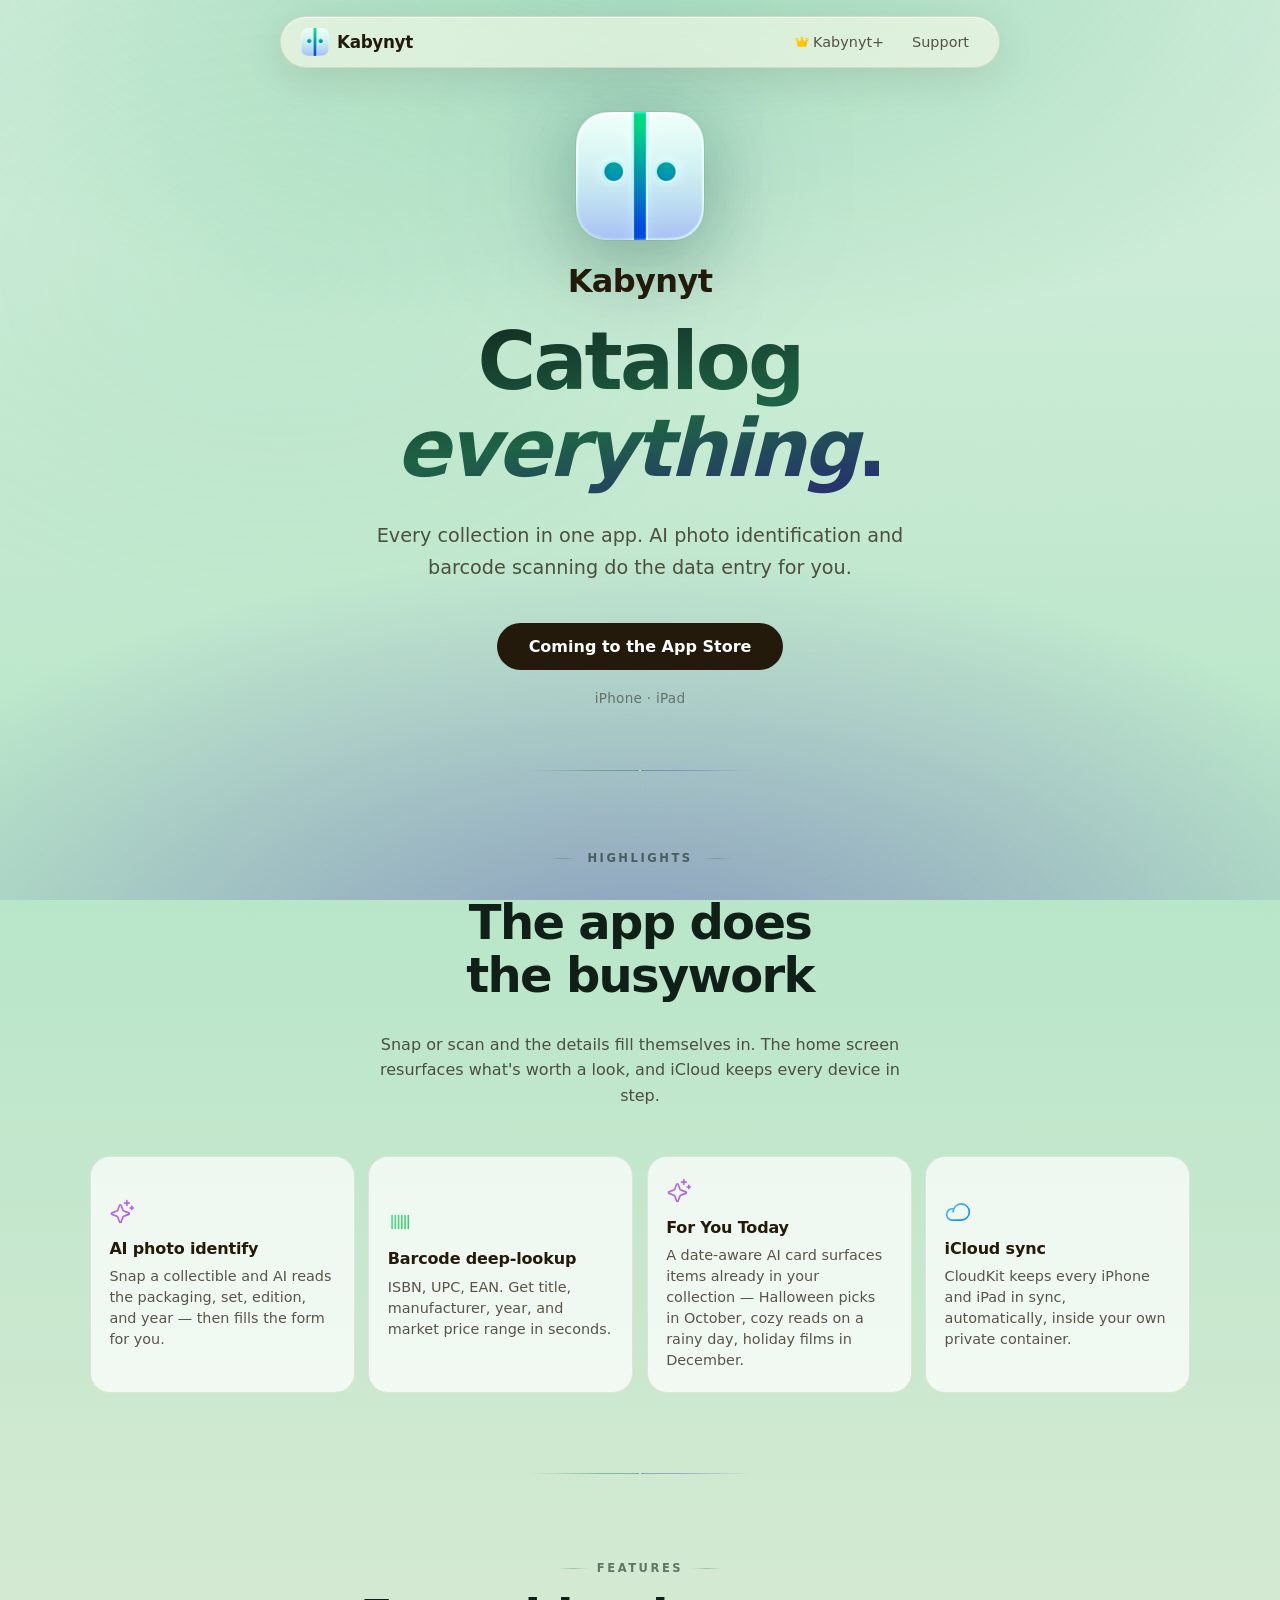
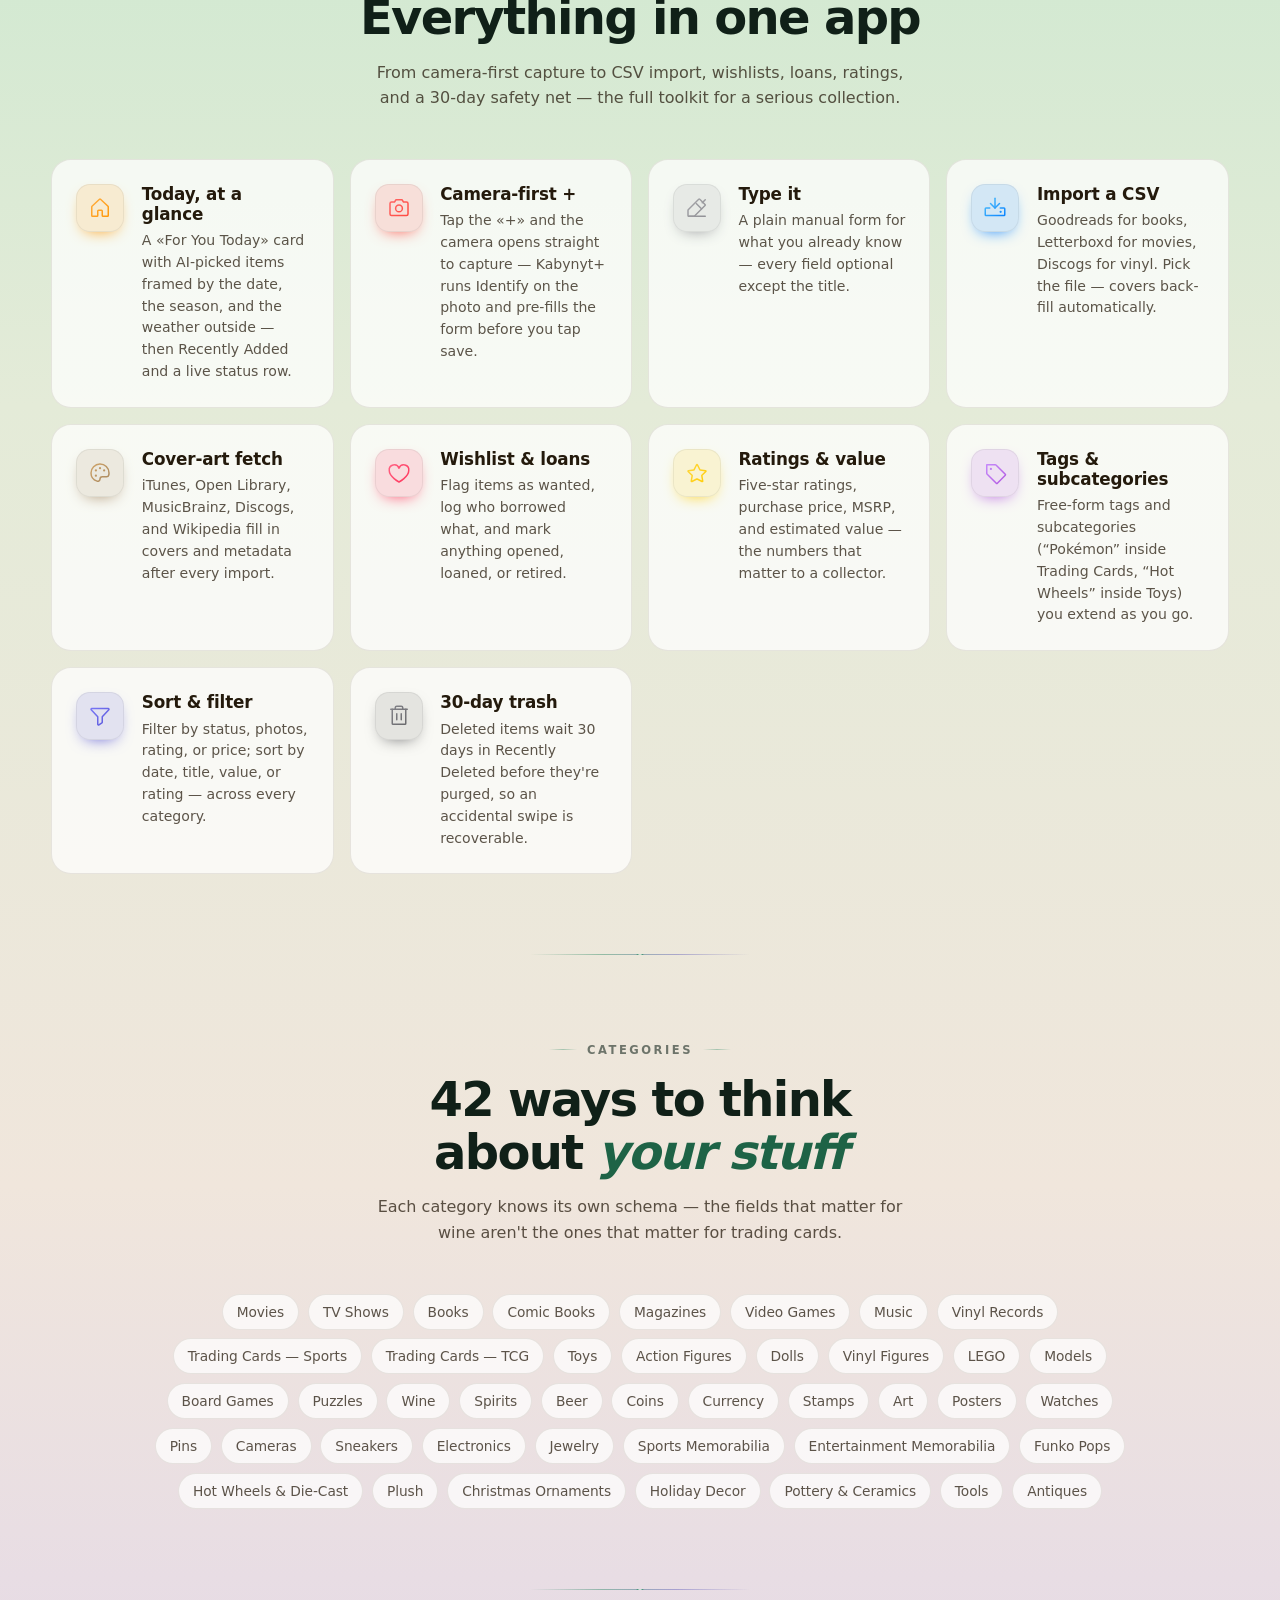
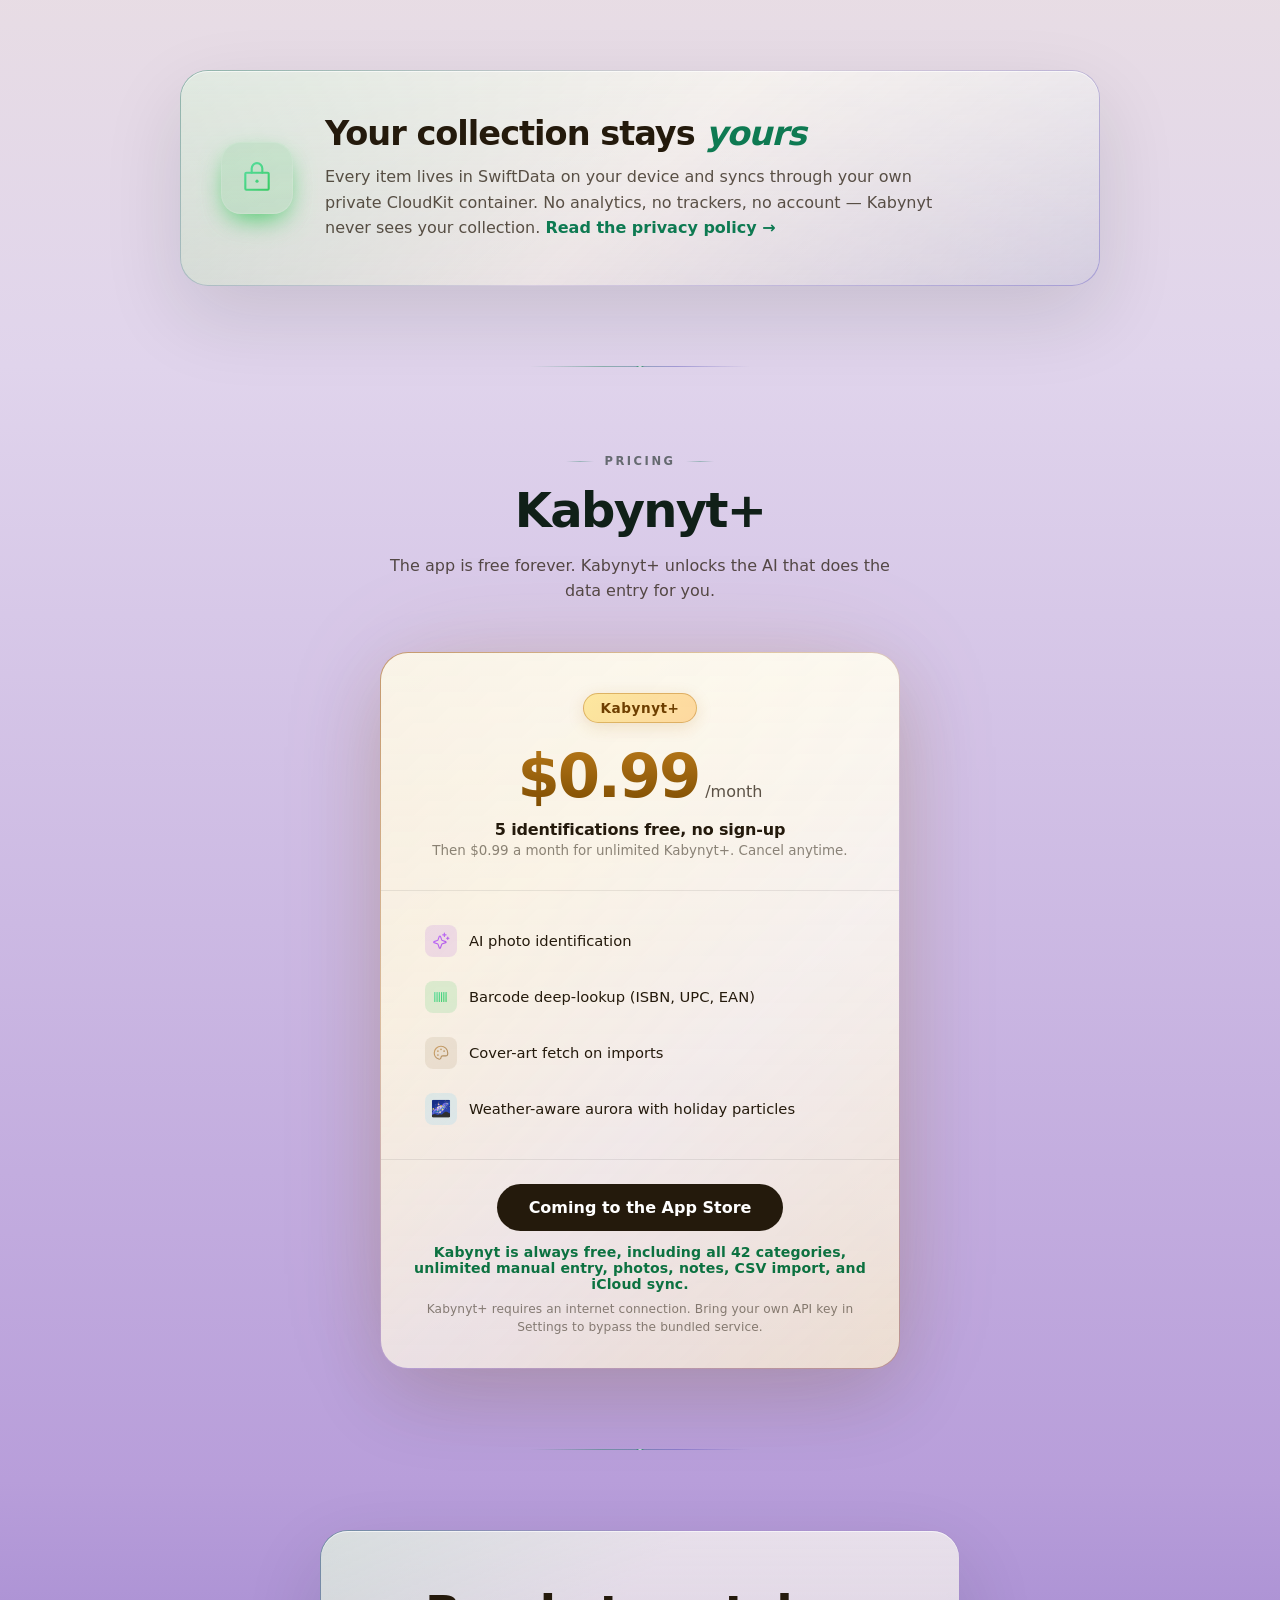
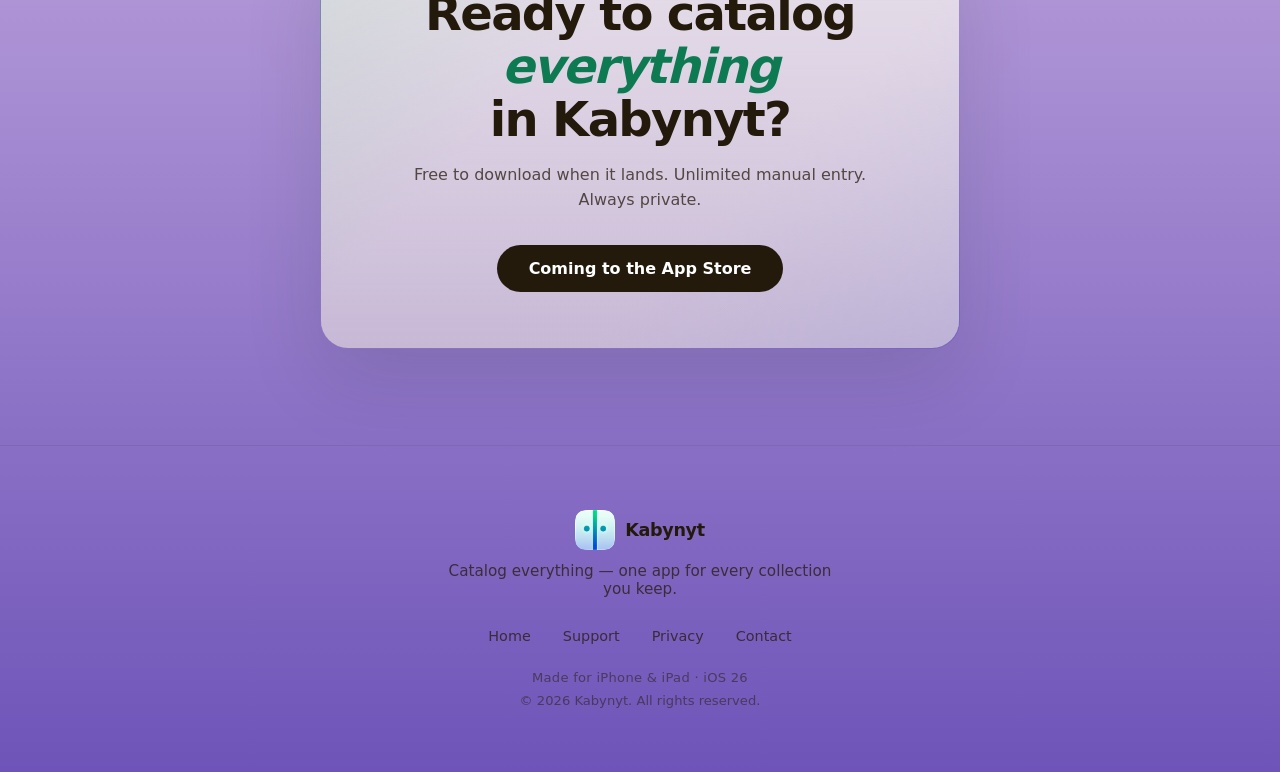
<file: index.html>
<!DOCTYPE html>
<html lang="en">
<head>
    <meta charset="UTF-8">
    <meta name="viewport" content="width=device-width, initial-scale=1.0, viewport-fit=cover">
    <meta http-equiv="Content-Security-Policy" content="default-src 'self'; script-src 'self' https://static.cloudflareinsights.com; connect-src 'self' https://cloudflareinsights.com; style-src 'self' 'unsafe-inline'; img-src 'self' data:; manifest-src 'self'; base-uri 'self'; form-action 'none'; object-src 'none'; frame-ancestors 'none'; upgrade-insecure-requests">
    <title>Kabynyt &middot; Universal Collectibles Tracker</title>
    <meta name="description" content="Catalog everything &mdash; trading cards, books, movies, wine, LEGO, watches, coins &mdash; in one app. AI photo identification, barcode scanning, iCloud sync across iPhone and iPad.">
    <meta property="og:type" content="website">
    <meta property="og:url" content="https://kabynyt.com/">
    <meta property="og:title" content="Kabynyt &middot; Universal Collectibles Tracker">
    <meta property="og:description" content="Catalog everything &mdash; trading cards, books, movies, wine, LEGO, watches, coins &mdash; in one app. AI photo identification, barcode scanning, iCloud sync across iPhone and iPad.">
    <meta property="og:image" content="https://kabynyt.com/assets/AppIcon.png">
    <meta property="og:locale" content="en_US">
    <meta name="twitter:card" content="summary_large_image">
    <meta name="twitter:title" content="Kabynyt &middot; Universal Collectibles Tracker">
    <meta name="twitter:description" content="Catalog everything &mdash; trading cards, books, movies, wine, LEGO, watches, coins &mdash; in one app.">
    <meta name="twitter:image" content="https://kabynyt.com/assets/AppIcon.png">
    <link rel="canonical" href="https://kabynyt.com/">
    <meta name="theme-color" content="#0a1838" media="(prefers-color-scheme: dark)">
    <meta name="theme-color" content="#f3ecde" media="(prefers-color-scheme: light)">
    <link rel="icon" type="image/png" sizes="32x32" href="/assets/favicon-32.png?v=8">
    <link rel="icon" type="image/png" sizes="16x16" href="/assets/favicon-16.png?v=8">
    <link rel="apple-touch-icon" sizes="180x180" href="/assets/favicon-180.png?v=8">
    <link rel="shortcut icon" href="/favicon.ico?v=8">
    <link rel="icon" type="image/png" sizes="512x512" href="/assets/favicon-512.png?v=8">
    <link rel="manifest" href="/manifest.json">
    <meta name="referrer" content="strict-origin-when-cross-origin">

    <link rel="stylesheet" href="/styles.css?v=8">
    <script type="application/ld+json">
    {
        "@context": "https://schema.org",
        "@type": "SoftwareApplication",
        "name": "Kabynyt",
        "applicationCategory": "UtilitiesApplication",
        "operatingSystem": "iOS 26",
        "offers": [
            {
                "@type": "Offer",
                "price": "0",
                "priceCurrency": "USD",
                "description": "Free tier with unlimited manual entry, 42 categories, photos, notes, CSV import, and iCloud sync"
            },
            {
                "@type": "Offer",
                "price": "0.99",
                "priceCurrency": "USD",
                "priceSpecification": {
                    "@type": "UnitPriceSpecification",
                    "billingDuration": "P1M"
                },
                "description": "Kabynyt+: unlimited AI photo identification and barcode deep-lookup"
            }
        ],
        "description": "Universal collectibles inventory tracker. Catalog everything &mdash; trading cards, books, movies, wine, LEGO, watches, coins &mdash; in one app, with AI photo identification, barcode deep-lookup, and iCloud sync.",
        "url": "https://kabynyt.com/",
        "image": "https://kabynyt.com/assets/AppIcon.png",
        "author": {
            "@type": "Person",
            "name": "Gregory Yuzik"
        },
        "inLanguage": "en"
    }
    </script>
</head>
<body>

<a href="#main" class="skip-link">Skip to content</a>

<!-- Nav -->
<header class="nav-wrap">
    <nav class="glass nav-bar" aria-label="Primary">
        <a href="/" class="nav-brand">
            <img src="/assets/AppIcon.png?v=8" alt="Kabynyt" class="nav-icon" width="28" height="28">
            <span>Kabynyt</span>
        </a>
        <div class="nav-links">
            <a href="#pricing" data-icon="crown">Kabynyt+</a>
            <a href="/support.html">Support</a>
        </div>
    </nav>
</header>

<main id="main">

<!-- Hero -->
<section class="hero" aria-labelledby="hero-title">
    <div class="hero-inner">
        <img src="/assets/AppIcon.png?v=8" alt="" class="hero-icon fade-up" style="--i:0" width="128" height="128" fetchpriority="high">
        <p class="hero-wordmark fade-up" style="--i:1">Kabynyt</p>
        <h1 id="hero-title" class="fade-up" style="--i:2">Catalog <em>everything</em>.</h1>
        <p class="hero-sub fade-up" style="--i:3">Every collection in one app. AI photo identification and barcode scanning do the data entry for you.</p>
        <span class="glass-btn fade-up" style="--i:4" role="text" aria-label="Coming soon to the App Store">Coming to the App Store</span>
        <p class="hero-devices fade-up" style="--i:5">iPhone &middot; iPad</p>
    </div>
</section>

<hr class="divider" aria-hidden="true">

<!-- Highlights -->
<section class="section whats-new" aria-labelledby="highlights-title">
    <div class="wrap">
        <div class="sec-head fade-up">
            <span class="sec-eyebrow">Highlights</span>
            <h2 id="highlights-title" class="sec-title">The app does the busywork</h2>
            <p class="sec-kicker">Snap or scan and the details fill themselves in. The home screen resurfaces what's worth a look, and iCloud keeps every device in step.</p>
        </div>
        <div class="whats-new-grid">
            <div class="glass wn-card fade-up" style="--i:0">
                <span class="wn-icon" style="--c:#af52de" aria-hidden="true">✨</span>
                <h3>AI photo identify</h3>
                <p>Snap a collectible and AI reads the packaging, set, edition, and year &mdash; then fills the form for you.</p>
            </div>
            <div class="glass wn-card fade-up" style="--i:1">
                <span class="wn-icon" style="--c:#34c759" aria-hidden="true">📊</span>
                <h3>Barcode deep-lookup</h3>
                <p>ISBN, UPC, EAN. Get title, manufacturer, year, and market price range in seconds.</p>
            </div>
            <div class="glass wn-card fade-up" style="--i:2">
                <span class="wn-icon" style="--c:#af52de" aria-hidden="true">✨</span>
                <h3>For You Today</h3>
                <p>A date-aware AI card surfaces items already in your collection &mdash; Halloween picks in October, cozy reads on a rainy day, holiday films in December.</p>
            </div>
            <div class="glass wn-card fade-up" style="--i:3">
                <span class="wn-icon" style="--c:#5ac8fa" aria-hidden="true">☁️</span>
                <h3>iCloud sync</h3>
                <p>CloudKit keeps every iPhone and iPad in sync, automatically, inside your own private container.</p>
            </div>
        </div>
    </div>
</section>

<hr class="divider" aria-hidden="true">

<!-- Features -->
<section class="section" id="features" aria-labelledby="features-title">
    <div class="wrap">
        <div class="sec-head fade-up">
            <span class="sec-eyebrow">Features</span>
            <h2 id="features-title" class="sec-title">Everything in one app</h2>
            <p class="sec-kicker">From camera-first capture to CSV import, wishlists, loans, ratings, and a 30-day safety net &mdash; the full toolkit for a serious collection.</p>
        </div>
        <div class="features-grid">
            <div class="glass feature-card fade-up" style="--i:0">
                <span class="feature-icon" style="--c:#ff9500;--bg:rgba(255,149,0,.14)" aria-hidden="true">🏠</span>
                <div class="feature-text">
                    <h3>Today, at a glance</h3>
                    <p>A &laquo;For You Today&raquo; card with AI-picked items framed by the date, the season, and the weather outside &mdash; then Recently Added and a live status row.</p>
                </div>
            </div>
            <div class="glass feature-card fade-up" style="--i:1">
                <span class="feature-icon" style="--c:#ff453a;--bg:rgba(255,69,58,.14)" aria-hidden="true">📸</span>
                <div class="feature-text">
                    <h3>Camera-first +</h3>
                    <p>Tap the &laquo;+&raquo; and the camera opens straight to capture &mdash; Kabynyt+ runs Identify on the photo and pre-fills the form before you tap save.</p>
                </div>
            </div>
            <div class="glass feature-card fade-up" style="--i:2">
                <span class="feature-icon" style="--c:#8e8e93;--bg:rgba(142,142,147,.14)" aria-hidden="true">✏️</span>
                <div class="feature-text">
                    <h3>Type it</h3>
                    <p>A plain manual form for what you already know &mdash; every field optional except the title.</p>
                </div>
            </div>
            <div class="glass feature-card fade-up" style="--i:3">
                <span class="feature-icon" style="--c:#007aff;--bg:rgba(0,122,255,.14)" aria-hidden="true">📥</span>
                <div class="feature-text">
                    <h3>Import a CSV</h3>
                    <p>Goodreads for books, Letterboxd for movies, Discogs for vinyl. Pick the file &mdash; covers back-fill automatically.</p>
                </div>
            </div>
            <div class="glass feature-card fade-up" style="--i:4">
                <span class="feature-icon" style="--c:#a2845e;--bg:rgba(162,132,94,.14)" aria-hidden="true">🎨</span>
                <div class="feature-text">
                    <h3>Cover-art fetch</h3>
                    <p>iTunes, Open Library, MusicBrainz, Discogs, and Wikipedia fill in covers and metadata after every import.</p>
                </div>
            </div>
            <div class="glass feature-card fade-up" style="--i:5">
                <span class="feature-icon" style="--c:#ff2d55;--bg:rgba(255,45,85,.14)" aria-hidden="true">❤️</span>
                <div class="feature-text">
                    <h3>Wishlist &amp; loans</h3>
                    <p>Flag items as wanted, log who borrowed what, and mark anything opened, loaned, or retired.</p>
                </div>
            </div>
            <div class="glass feature-card fade-up" style="--i:6">
                <span class="feature-icon" style="--c:#ffcc00;--bg:rgba(255,204,0,.14)" aria-hidden="true">⭐</span>
                <div class="feature-text">
                    <h3>Ratings &amp; value</h3>
                    <p>Five-star ratings, purchase price, MSRP, and estimated value &mdash; the numbers that matter to a collector.</p>
                </div>
            </div>
            <div class="glass feature-card fade-up" style="--i:7">
                <span class="feature-icon" style="--c:#af52de;--bg:rgba(175,82,222,.14)" aria-hidden="true">🏷️</span>
                <div class="feature-text">
                    <h3>Tags &amp; subcategories</h3>
                    <p>Free-form tags and subcategories (&ldquo;Pok&eacute;mon&rdquo; inside Trading Cards, &ldquo;Hot Wheels&rdquo; inside Toys) you extend as you go.</p>
                </div>
            </div>
            <div class="glass feature-card fade-up" style="--i:8">
                <span class="feature-icon" style="--c:#5856d6;--bg:rgba(88,86,214,.14)" aria-hidden="true">🔍</span>
                <div class="feature-text">
                    <h3>Sort &amp; filter</h3>
                    <p>Filter by status, photos, rating, or price; sort by date, title, value, or rating &mdash; across every category.</p>
                </div>
            </div>
            <div class="glass feature-card fade-up" style="--i:9">
                <span class="feature-icon" style="--c:#636366;--bg:rgba(99,99,102,.14)" aria-hidden="true">🗑️</span>
                <div class="feature-text">
                    <h3>30-day trash</h3>
                    <p>Deleted items wait 30 days in Recently Deleted before they're purged, so an accidental swipe is recoverable.</p>
                </div>
            </div>
        </div>
    </div>
</section>

<hr class="divider" aria-hidden="true">

<!-- Categories -->
<section class="section" aria-labelledby="categories-title">
    <div class="wrap">
        <div class="sec-head fade-up">
            <span class="sec-eyebrow">Categories</span>
            <h2 id="categories-title" class="sec-title">42 ways to think about <em>your stuff</em></h2>
            <p class="sec-kicker">Each category knows its own schema &mdash; the fields that matter for wine aren't the ones that matter for trading cards.</p>
        </div>
        <div class="categories fade-up" aria-label="Supported collectible categories">
            <span class="category-chip">Movies</span>
            <span class="category-chip">TV Shows</span>
            <span class="category-chip">Books</span>
            <span class="category-chip">Comic Books</span>
            <span class="category-chip">Magazines</span>
            <span class="category-chip">Video Games</span>
            <span class="category-chip">Music</span>
            <span class="category-chip">Vinyl Records</span>
            <span class="category-chip">Trading Cards &mdash; Sports</span>
            <span class="category-chip">Trading Cards &mdash; TCG</span>
            <span class="category-chip">Toys</span>
            <span class="category-chip">Action Figures</span>
            <span class="category-chip">Dolls</span>
            <span class="category-chip">Vinyl Figures</span>
            <span class="category-chip">LEGO</span>
            <span class="category-chip">Models</span>
            <span class="category-chip">Board Games</span>
            <span class="category-chip">Puzzles</span>
            <span class="category-chip">Wine</span>
            <span class="category-chip">Spirits</span>
            <span class="category-chip">Beer</span>
            <span class="category-chip">Coins</span>
            <span class="category-chip">Currency</span>
            <span class="category-chip">Stamps</span>
            <span class="category-chip">Art</span>
            <span class="category-chip">Posters</span>
            <span class="category-chip">Watches</span>
            <span class="category-chip">Pins</span>
            <span class="category-chip">Cameras</span>
            <span class="category-chip">Sneakers</span>
            <span class="category-chip">Electronics</span>
            <span class="category-chip">Jewelry</span>
            <span class="category-chip">Sports Memorabilia</span>
            <span class="category-chip">Entertainment Memorabilia</span>
            <span class="category-chip">Funko Pops</span>
            <span class="category-chip">Hot Wheels &amp; Die-Cast</span>
            <span class="category-chip">Plush</span>
            <span class="category-chip">Christmas Ornaments</span>
            <span class="category-chip">Holiday Decor</span>
            <span class="category-chip">Pottery &amp; Ceramics</span>
            <span class="category-chip">Tools</span>
            <span class="category-chip">Antiques</span>
        </div>
    </div>
</section>

<hr class="divider" aria-hidden="true">

<!-- Privacy spotlight -->
<section class="section" aria-labelledby="privacy-spot-title">
    <div class="wrap">
        <div class="glass spotlight fade-up">
            <span class="spotlight-icon" style="--c:#34c759;--bg:rgba(52,199,89,.14)" aria-hidden="true">🔐</span>
            <div class="spotlight-text">
                <h2 id="privacy-spot-title">Your collection stays <em>yours</em></h2>
                <p>Every item lives in SwiftData on your device and syncs through your own private CloudKit container. No analytics, no trackers, no account &mdash; Kabynyt never sees your collection. <a href="/privacy.html">Read the privacy policy &rarr;</a></p>
            </div>
        </div>
    </div>
</section>

<hr class="divider" aria-hidden="true">

<!-- Pricing -->
<section id="pricing" class="section" aria-labelledby="pricing-title">
    <div class="wrap tc">
        <div class="sec-head fade-up">
            <span class="sec-eyebrow">Pricing</span>
            <h2 id="pricing-title" class="sec-title">Kabynyt+</h2>
            <p class="sec-kicker">The app is free forever. Kabynyt+ unlocks the AI that does the data entry for you.</p>
        </div>
        <div class="glass price-card fade-up">
            <div class="price-head">
                <span class="price-badge">Kabynyt+</span>
                <div class="price-amt"><span class="price-num">$0.99</span><span class="price-per">/month</span></div>
                <p class="price-trial">5 identifications free, no sign-up</p>
                <p class="price-trial-sub">Then $0.99 a month for unlimited Kabynyt+. Cancel anytime.</p>
            </div>
            <ul class="price-list">
                <li style="--i:0"><span class="pl-ico" style="--c:#af52de;--bg:rgba(175,82,222,.15)" aria-hidden="true">✨</span><span>AI photo identification</span></li>
                <li style="--i:1"><span class="pl-ico" style="--c:#34c759;--bg:rgba(52,199,89,.15)" aria-hidden="true">📊</span><span>Barcode deep-lookup (ISBN, UPC, EAN)</span></li>
                <li style="--i:2"><span class="pl-ico" style="--c:#a2845e;--bg:rgba(162,132,94,.15)" aria-hidden="true">🎨</span><span>Cover-art fetch on imports</span></li>
                <li style="--i:3"><span class="pl-ico" style="--c:#5ac8fa;--bg:rgba(90,200,250,.15)" aria-hidden="true">🌌</span><span>Weather-aware aurora with holiday particles</span></li>
            </ul>
            <div class="price-foot">
                <span class="glass-btn" role="text" aria-label="Coming soon to the App Store">Coming to the App Store</span>
                <p class="price-note">Kabynyt is always free, including all 42 categories, unlimited manual entry, photos, notes, CSV import, and iCloud sync.</p>
                <p class="price-fineprint">Kabynyt+ requires an internet connection. Bring your own API key in Settings to bypass the bundled service.</p>
            </div>
        </div>
    </div>
</section>

<hr class="divider" aria-hidden="true">

<!-- Bottom CTA -->
<section class="bottom-cta" aria-label="Get Kabynyt">
    <div class="wrap">
        <div class="cta-panel fade-up">
            <h2>Ready to catalog <em>everything</em> in Kabynyt?</h2>
            <p>Free to download when it lands. Unlimited manual entry. Always private.</p>
            <span class="glass-btn" role="text" aria-label="Coming soon to the App Store">Coming to the App Store</span>
        </div>
    </div>
</section>

</main>

<!-- Footer -->
<footer class="foot">
    <div class="wrap">
        <div class="foot-inner">
            <a href="/" class="foot-brand">
                <img src="/assets/AppIcon.png?v=8" alt="" class="foot-icon" width="40" height="40">
                <span>Kabynyt</span>
            </a>
            <p class="foot-tagline">Catalog everything &mdash; one app for every collection you keep.</p>
            <nav class="foot-links" aria-label="Footer">
                <a href="/">Home</a>
                <a href="/support.html">Support</a>
                <a href="/privacy.html">Privacy</a>
                <a href="mailto:support@kabynyt.com">Contact</a>
            </nav>
            <p class="foot-meta">Made for iPhone &amp; iPad &middot; iOS 26</p>
            <p class="foot-copy">&copy; 2026 Kabynyt. All rights reserved.</p>
        </div>
    </div>
</footer>

<script src="/reveal.js?v=5"></script>
<script src="/icons.js?v=6"></script>
</body>
</html>
</file>
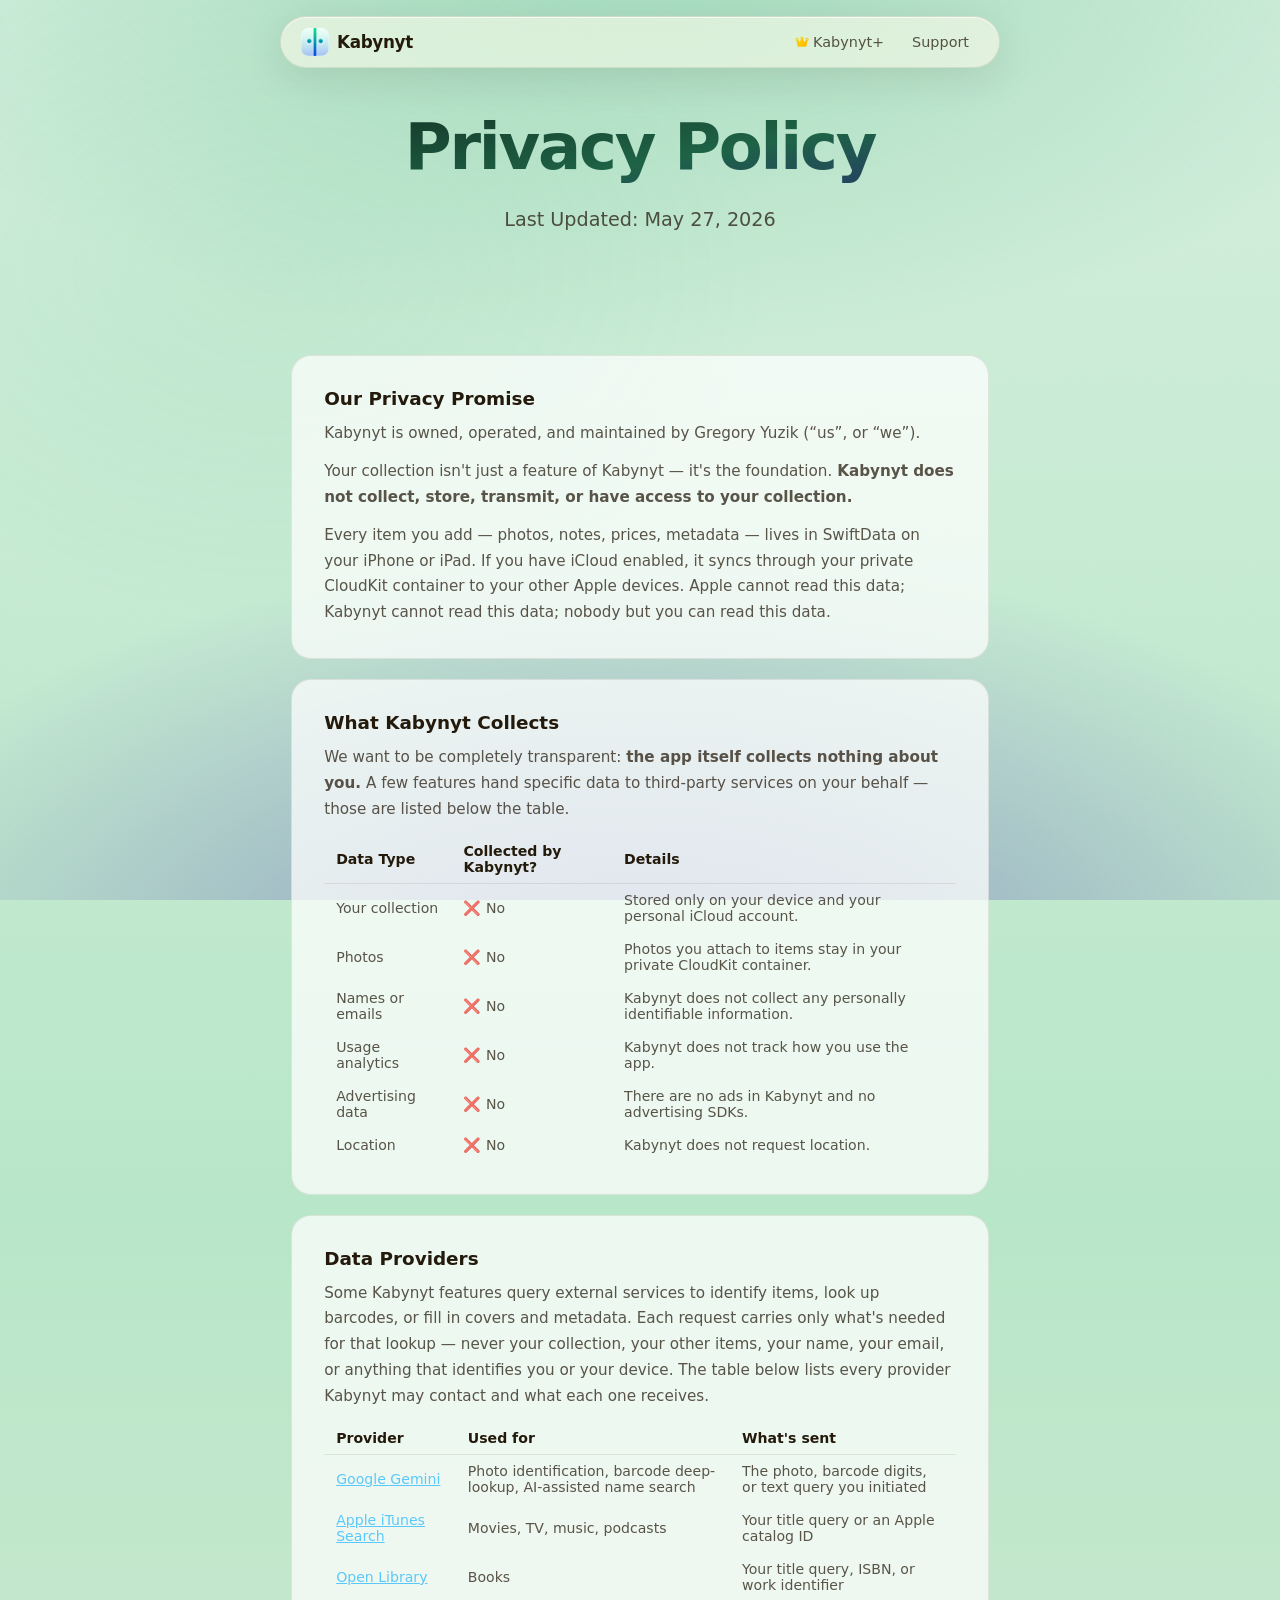
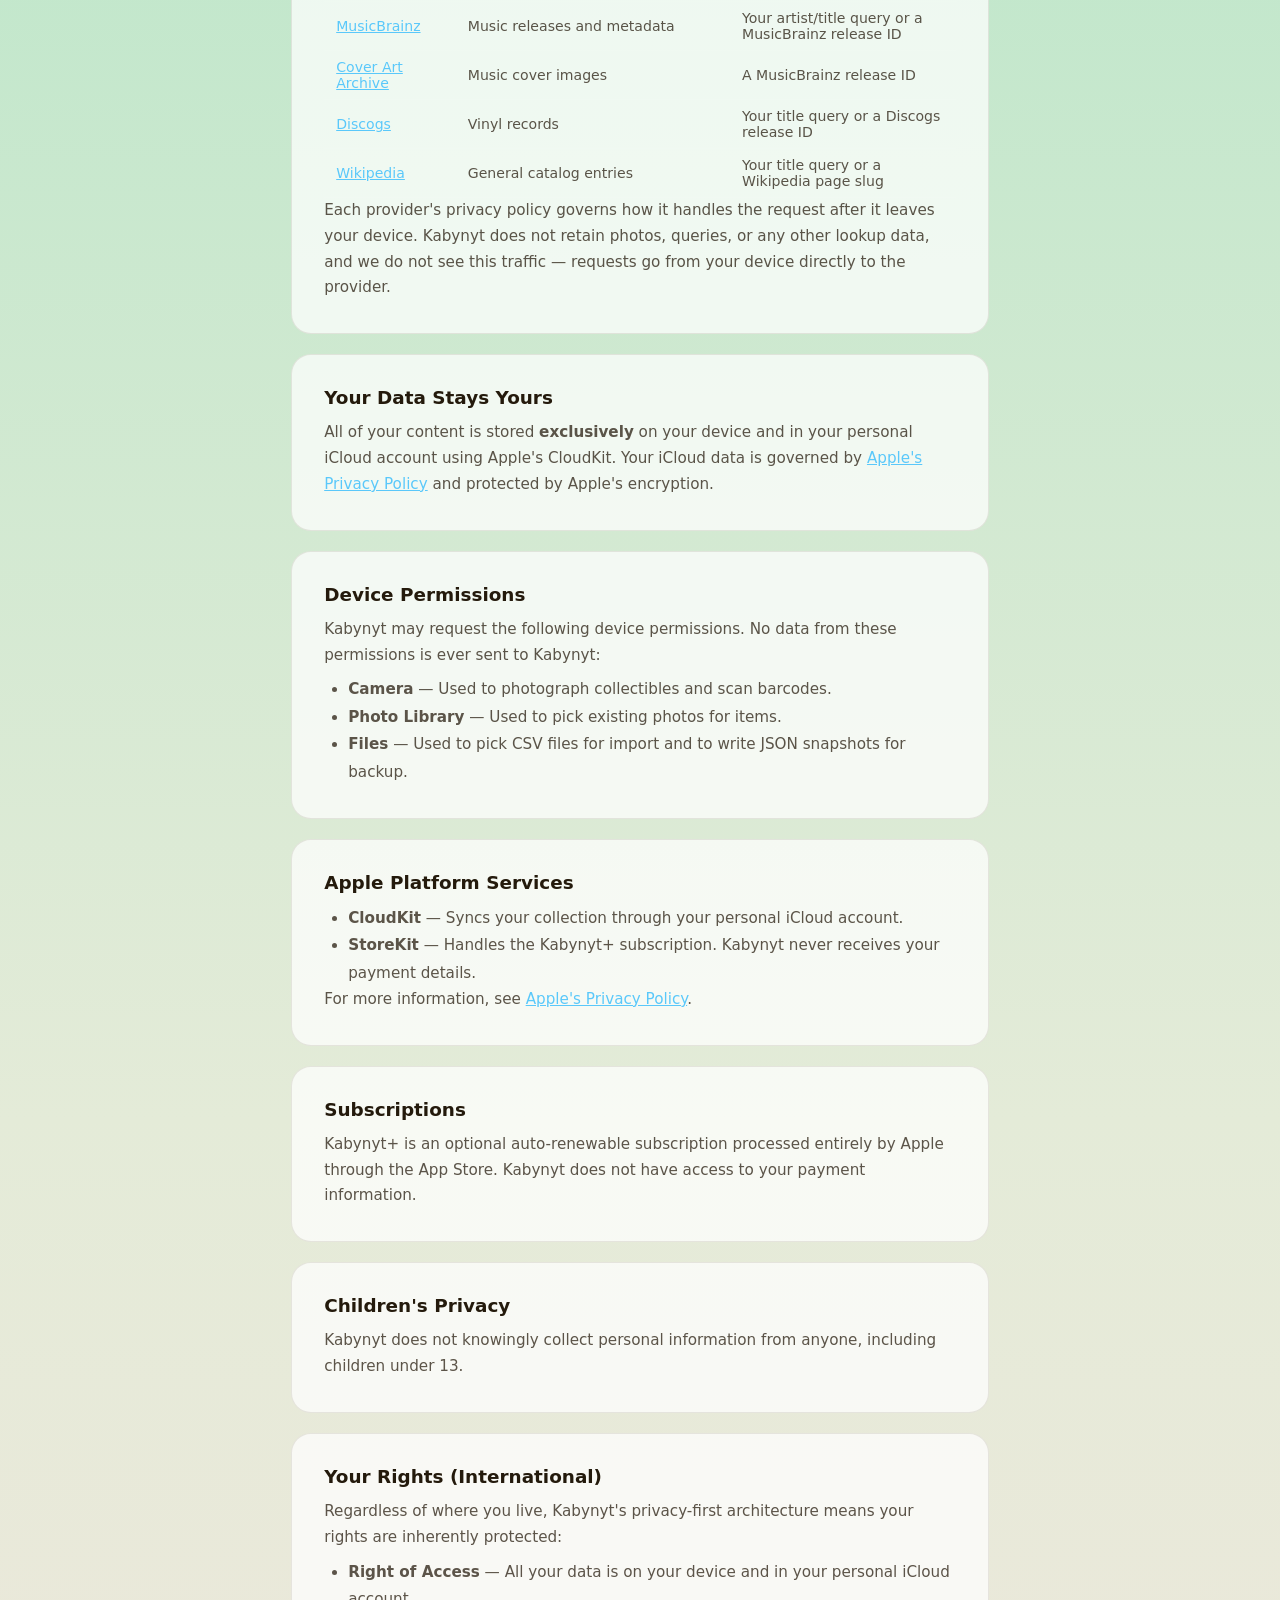
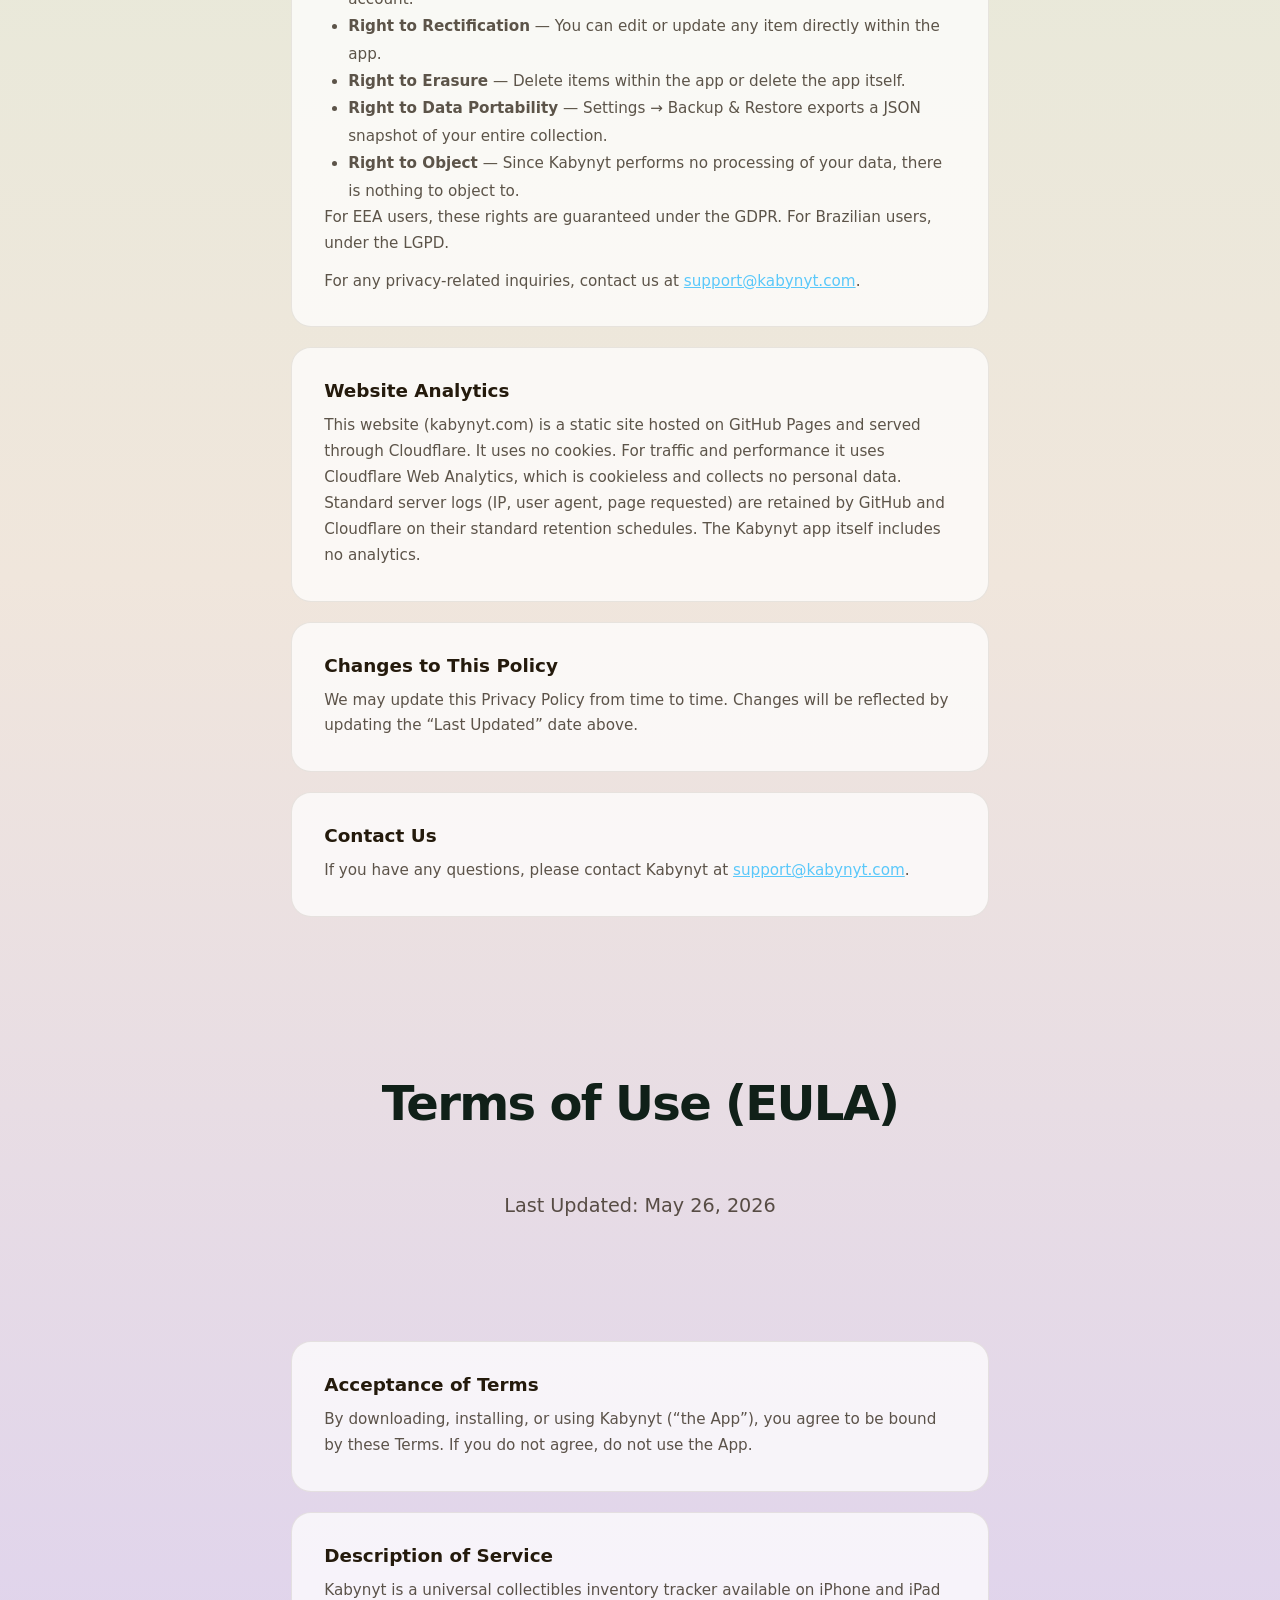
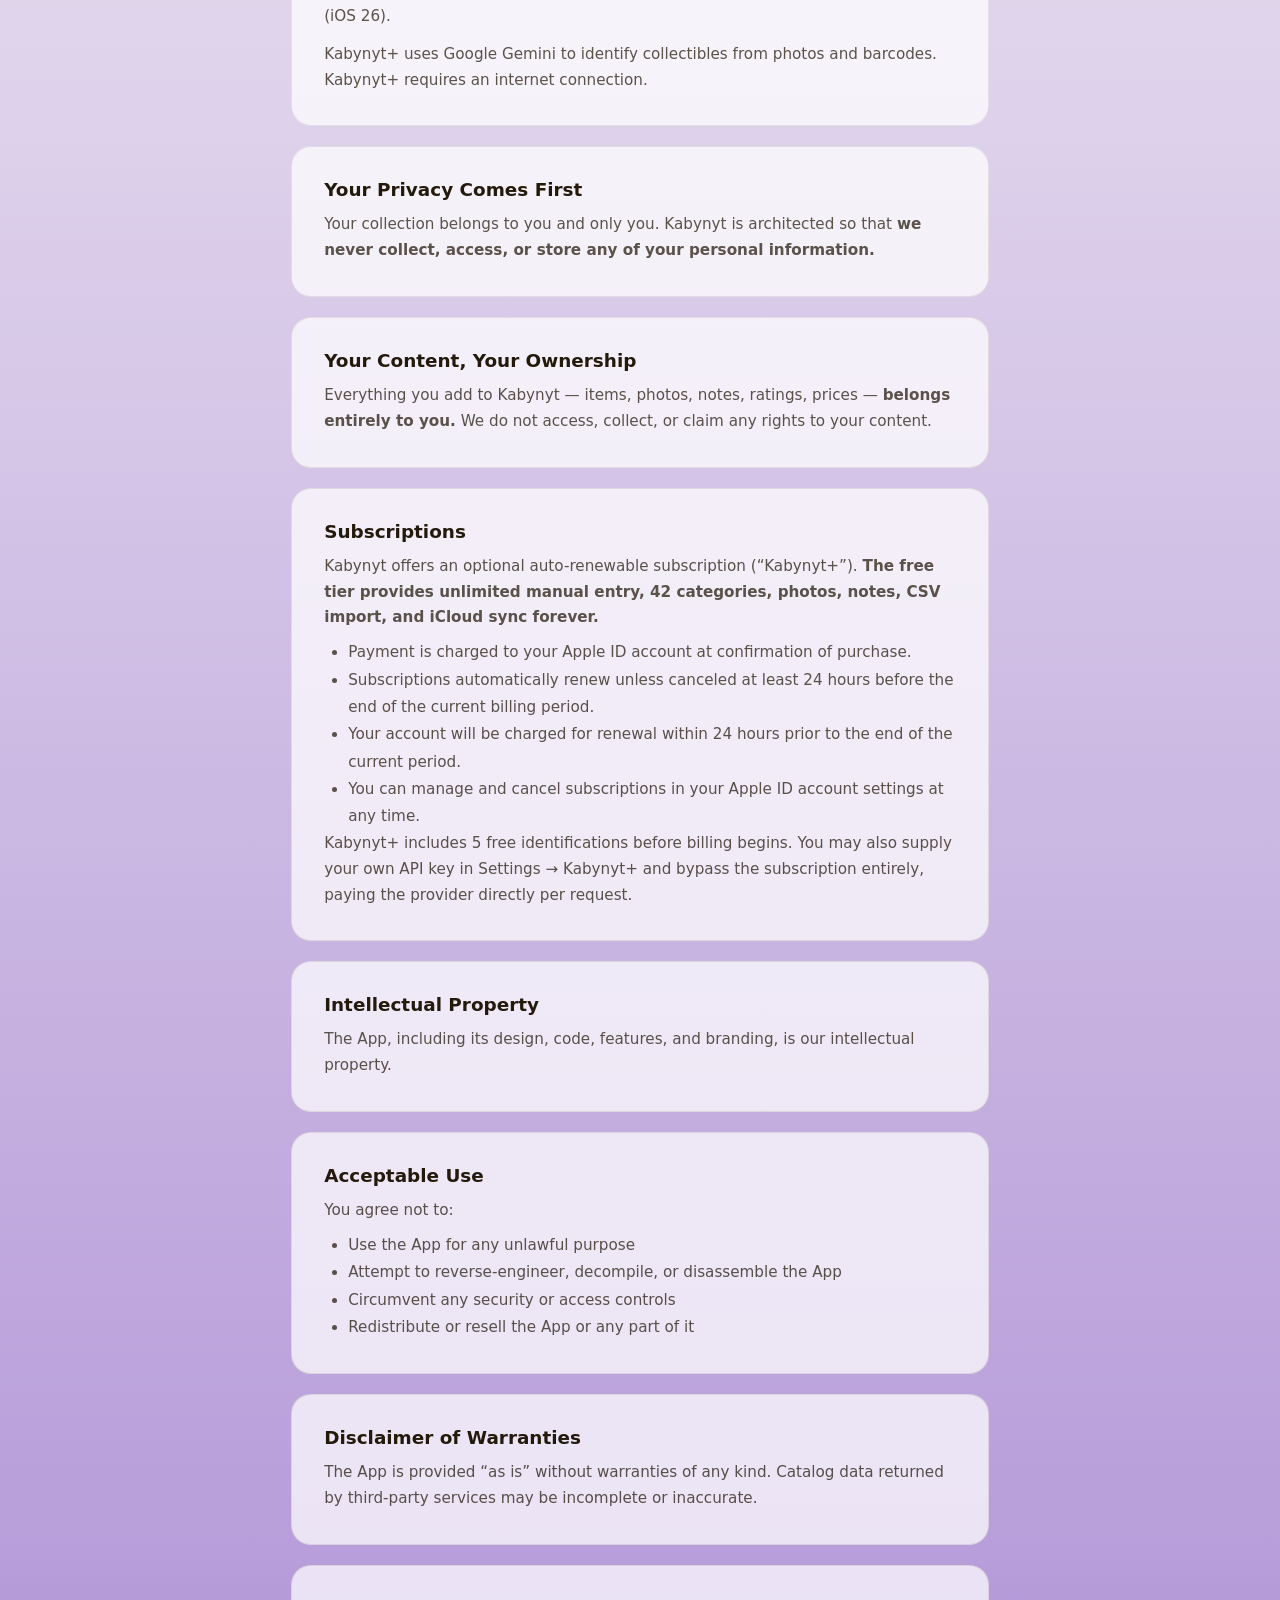
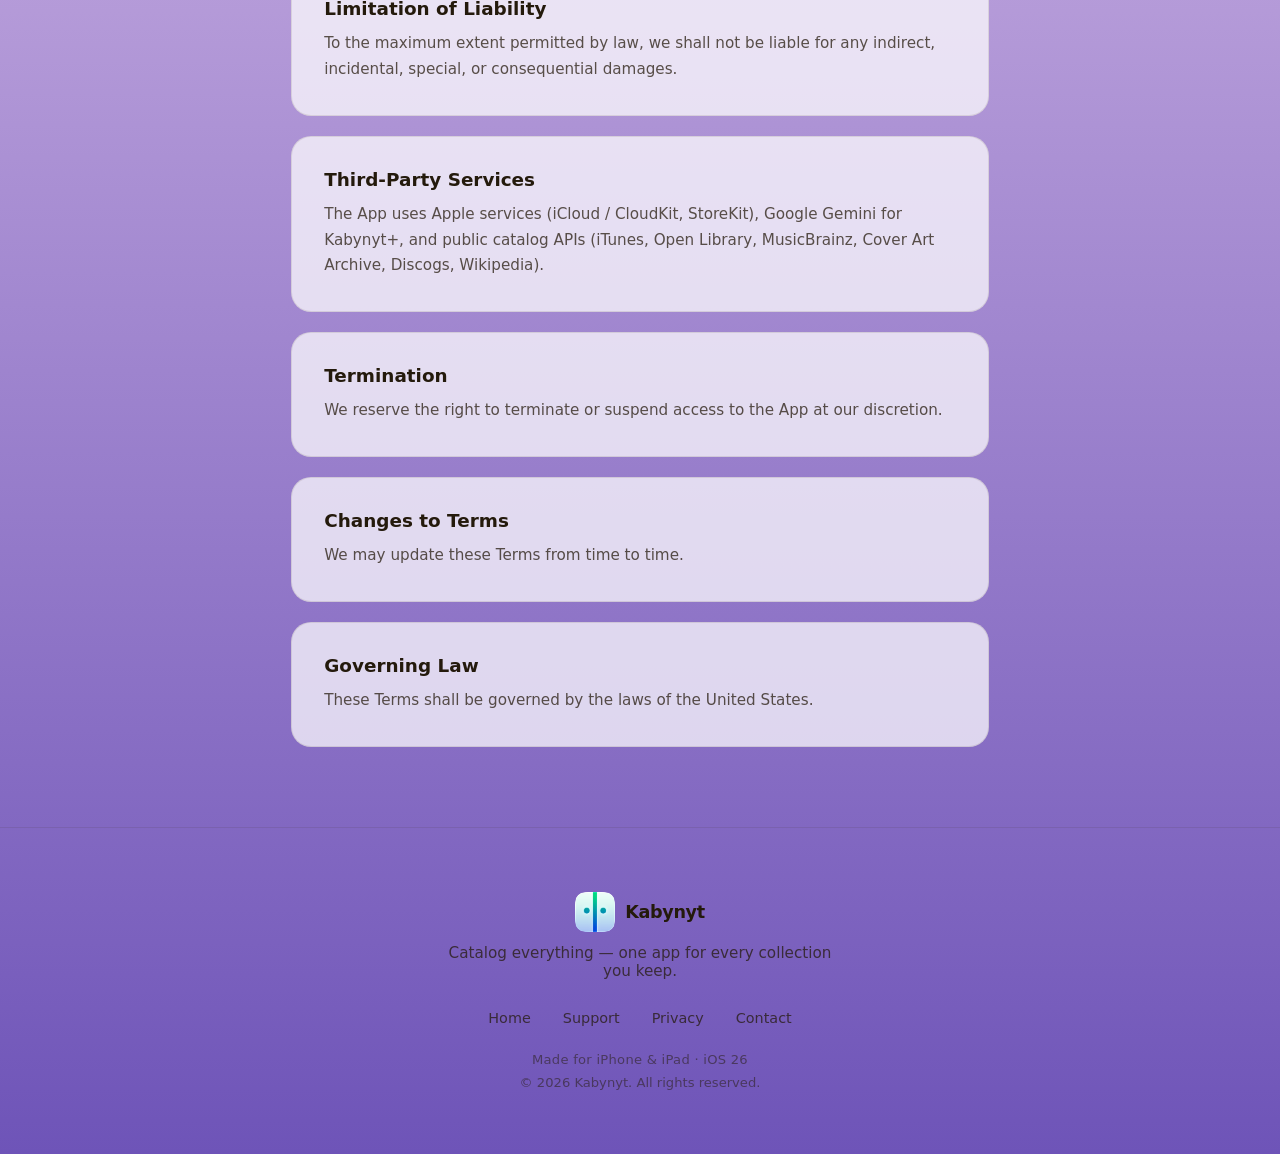
<file: privacy.html>
<!DOCTYPE html>
<html lang="en">
<head>
    <meta charset="UTF-8">
    <meta name="viewport" content="width=device-width, initial-scale=1.0, viewport-fit=cover">
    <meta http-equiv="Content-Security-Policy" content="default-src 'self'; script-src 'self' https://static.cloudflareinsights.com; connect-src 'self' https://cloudflareinsights.com; style-src 'self' 'unsafe-inline'; img-src 'self' data:; manifest-src 'self'; base-uri 'self'; form-action 'none'; object-src 'none'; frame-ancestors 'none'; upgrade-insecure-requests">
    <title>Privacy Policy &middot; Kabynyt</title>
    <meta name="description" content="Kabynyt's privacy policy. The short version: your collection stays on your devices.">
    <link rel="canonical" href="https://kabynyt.com/privacy.html">
    <meta name="theme-color" content="#0a1838" media="(prefers-color-scheme: dark)">
    <meta name="theme-color" content="#f3ecde" media="(prefers-color-scheme: light)">
    <link rel="icon" type="image/png" sizes="32x32" href="/assets/favicon-32.png?v=8">
    <link rel="icon" type="image/png" sizes="16x16" href="/assets/favicon-16.png?v=8">
    <link rel="apple-touch-icon" sizes="180x180" href="/assets/favicon-180.png?v=8">
    <link rel="shortcut icon" href="/favicon.ico?v=8">
    <link rel="icon" type="image/png" sizes="512x512" href="/assets/favicon-512.png?v=8">
    <meta property="og:type" content="website">
    <meta property="og:url" content="https://kabynyt.com/privacy.html">
    <meta property="og:title" content="Privacy Policy &middot; Kabynyt">
    <meta property="og:description" content="Kabynyt's privacy policy. The short version: your collection stays on your devices.">
    <meta property="og:image" content="https://kabynyt.com/assets/AppIcon.png">
    <meta property="og:locale" content="en_US">
    <meta name="twitter:card" content="summary_large_image">
    <meta name="twitter:title" content="Privacy Policy &middot; Kabynyt">
    <meta name="twitter:description" content="Kabynyt's privacy policy.">
    <meta name="twitter:image" content="https://kabynyt.com/assets/AppIcon.png">
    <link rel="manifest" href="/manifest.json">
    <meta name="referrer" content="strict-origin-when-cross-origin">

    <link rel="stylesheet" href="/styles.css?v=8">
    <script type="application/ld+json">
    {
        "@context": "https://schema.org",
        "@type": "WebPage",
        "name": "Privacy Policy, Kabynyt",
        "url": "https://kabynyt.com/privacy.html",
        "description": "Kabynyt's privacy policy. Your collection stays on your devices.",
        "inLanguage": "en",
        "isPartOf": {
            "@type": "WebSite",
            "name": "Kabynyt",
            "url": "https://kabynyt.com/"
        }
    }
    </script>
</head>
<body>

<a href="#main" class="skip-link">Skip to content</a>

<header class="nav-wrap">
    <nav class="glass nav-bar" aria-label="Primary">
        <a href="/" class="nav-brand">
            <img src="/assets/AppIcon.png?v=8" alt="Kabynyt" class="nav-icon" width="28" height="28">
            <span>Kabynyt</span>
        </a>
        <div class="nav-links">
            <a href="/#pricing" data-icon="crown">Kabynyt+</a>
            <a href="/support.html">Support</a>
        </div>
    </nav>
</header>

<main id="main">
<!-- Privacy Policy -->
<section class="section" style="padding-top:7rem">
    <div class="wrap tc">
        <h1 class="sec-title fade-up">Privacy Policy</h1>
        <p class="hero-sub fade-up">Last Updated: May 27, 2026</p>
    </div>
</section>

<section class="section" style="padding-top:0">
    <div class="wrap legal-content">

        <div class="glass legal-card fade-up">
            <h2>Our Privacy Promise</h2>
            <p>Kabynyt is owned, operated, and maintained by Gregory Yuzik (&ldquo;us&rdquo;, or &ldquo;we&rdquo;).</p>
            <p>Your collection isn't just a feature of Kabynyt &mdash; it's the foundation. <strong>Kabynyt does not collect, store, transmit, or have access to your collection.</strong></p>
            <p>Every item you add &mdash; photos, notes, prices, metadata &mdash; lives in SwiftData on your iPhone or iPad. If you have iCloud enabled, it syncs through your private CloudKit container to your other Apple devices. Apple cannot read this data; Kabynyt cannot read this data; nobody but you can read this data.</p>
        </div>

        <div class="glass legal-card fade-up">
            <h2 id="privacy-zero-title">What Kabynyt Collects</h2>
            <p id="privacy-zero-intro">We want to be completely transparent: <strong>the app itself collects nothing about you.</strong> A few features hand specific data to third-party services on your behalf &mdash; those are listed below the table.</p>
            <table class="legal-table" aria-labelledby="privacy-zero-title" aria-describedby="privacy-zero-intro">
                <thead><tr><th scope="col">Data Type</th><th scope="col">Collected by Kabynyt?</th><th scope="col">Details</th></tr></thead>
                <tbody>
                    <tr><td>Your collection</td><td>❌ No</td><td>Stored only on your device and your personal iCloud account.</td></tr>
                    <tr><td>Photos</td><td>❌ No</td><td>Photos you attach to items stay in your private CloudKit container.</td></tr>
                    <tr><td>Names or emails</td><td>❌ No</td><td>Kabynyt does not collect any personally identifiable information.</td></tr>
                    <tr><td>Usage analytics</td><td>❌ No</td><td>Kabynyt does not track how you use the app.</td></tr>
                    <tr><td>Advertising data</td><td>❌ No</td><td>There are no ads in Kabynyt and no advertising SDKs.</td></tr>
                    <tr><td>Location</td><td>❌ No</td><td>Kabynyt does not request location.</td></tr>
                </tbody>
            </table>
        </div>

        <div class="glass legal-card fade-up">
            <h2 id="data-providers-title">Data Providers</h2>
            <p id="data-providers-intro">Some Kabynyt features query external services to identify items, look up barcodes, or fill in covers and metadata. Each request carries only what's needed for that lookup &mdash; never your collection, your other items, your name, your email, or anything that identifies you or your device. The table below lists every provider Kabynyt may contact and what each one receives.</p>
            <table class="legal-table" aria-labelledby="data-providers-title" aria-describedby="data-providers-intro">
                <thead><tr><th scope="col">Provider</th><th scope="col">Used for</th><th scope="col">What's sent</th></tr></thead>
                <tbody>
                    <tr><td><a href="https://policies.google.com/privacy">Google Gemini</a></td><td>Photo identification, barcode deep-lookup, AI-assisted name search</td><td>The photo, barcode digits, or text query you initiated</td></tr>
                    <tr><td><a href="https://www.apple.com/legal/privacy/">Apple iTunes Search</a></td><td>Movies, TV, music, podcasts</td><td>Your title query or an Apple catalog ID</td></tr>
                    <tr><td><a href="https://openlibrary.org/about/policies">Open Library</a></td><td>Books</td><td>Your title query, ISBN, or work identifier</td></tr>
                    <tr><td><a href="https://metabrainz.org/privacy">MusicBrainz</a></td><td>Music releases and metadata</td><td>Your artist/title query or a MusicBrainz release ID</td></tr>
                    <tr><td><a href="https://metabrainz.org/privacy">Cover Art Archive</a></td><td>Music cover images</td><td>A MusicBrainz release ID</td></tr>
                    <tr><td><a href="https://support.discogs.com/hc/en-us/articles/4419948222983">Discogs</a></td><td>Vinyl records</td><td>Your title query or a Discogs release ID</td></tr>
                    <tr><td><a href="https://foundation.wikimedia.org/wiki/Policy:Privacy_policy">Wikipedia</a></td><td>General catalog entries</td><td>Your title query or a Wikipedia page slug</td></tr>
                </tbody>
            </table>
            <p>Each provider's privacy policy governs how it handles the request after it leaves your device. Kabynyt does not retain photos, queries, or any other lookup data, and we do not see this traffic &mdash; requests go from your device directly to the provider.</p>
        </div>

        <div class="glass legal-card fade-up">
            <h2>Your Data Stays Yours</h2>
            <p>All of your content is stored <strong>exclusively</strong> on your device and in your personal iCloud account using Apple's CloudKit. Your iCloud data is governed by <a href="https://www.apple.com/legal/privacy/">Apple's Privacy Policy</a> and protected by Apple's encryption.</p>
        </div>

        <div class="glass legal-card fade-up">
            <h2>Device Permissions</h2>
            <p>Kabynyt may request the following device permissions. No data from these permissions is ever sent to Kabynyt:</p>
            <ul>
                <li><strong>Camera</strong> &mdash; Used to photograph collectibles and scan barcodes.</li>
                <li><strong>Photo Library</strong> &mdash; Used to pick existing photos for items.</li>
                <li><strong>Files</strong> &mdash; Used to pick CSV files for import and to write JSON snapshots for backup.</li>
            </ul>
        </div>

        <div class="glass legal-card fade-up">
            <h2>Apple Platform Services</h2>
            <ul>
                <li><strong>CloudKit</strong> &mdash; Syncs your collection through your personal iCloud account.</li>
                <li><strong>StoreKit</strong> &mdash; Handles the Kabynyt+ subscription. Kabynyt never receives your payment details.</li>
            </ul>
            <p>For more information, see <a href="https://www.apple.com/legal/privacy/">Apple's Privacy Policy</a>.</p>
        </div>

        <div class="glass legal-card fade-up"><h2>Subscriptions</h2><p>Kabynyt+ is an optional auto-renewable subscription processed entirely by Apple through the App Store. Kabynyt does not have access to your payment information.</p></div>

        <div class="glass legal-card fade-up"><h2>Children's Privacy</h2><p>Kabynyt does not knowingly collect personal information from anyone, including children under 13.</p></div>

        <div class="glass legal-card fade-up">
            <h2>Your Rights (International)</h2>
            <p>Regardless of where you live, Kabynyt's privacy-first architecture means your rights are inherently protected:</p>
            <ul>
                <li><strong>Right of Access</strong> &mdash; All your data is on your device and in your personal iCloud account.</li>
                <li><strong>Right to Rectification</strong> &mdash; You can edit or update any item directly within the app.</li>
                <li><strong>Right to Erasure</strong> &mdash; Delete items within the app or delete the app itself.</li>
                <li><strong>Right to Data Portability</strong> &mdash; Settings &rarr; Backup &amp; Restore exports a JSON snapshot of your entire collection.</li>
                <li><strong>Right to Object</strong> &mdash; Since Kabynyt performs no processing of your data, there is nothing to object to.</li>
            </ul>
            <p>For EEA users, these rights are guaranteed under the GDPR. For Brazilian users, under the LGPD.</p>
            <p>For any privacy-related inquiries, contact us at <a href="mailto:support@kabynyt.com">support@kabynyt.com</a>.</p>
        </div>

        <div class="glass legal-card fade-up">
            <h2>Website Analytics</h2>
            <p>This website (kabynyt.com) is a static site hosted on GitHub Pages and served through Cloudflare. It uses no cookies. For traffic and performance it uses Cloudflare Web Analytics, which is cookieless and collects no personal data. Standard server logs (IP, user agent, page requested) are retained by GitHub and Cloudflare on their standard retention schedules. The Kabynyt app itself includes no analytics.</p>
        </div>

        <div class="glass legal-card fade-up"><h2>Changes to This Policy</h2><p>We may update this Privacy Policy from time to time. Changes will be reflected by updating the &ldquo;Last Updated&rdquo; date above.</p></div>

        <div class="glass legal-card fade-up"><h2>Contact Us</h2><p>If you have any questions, please contact Kabynyt at <a href="mailto:support@kabynyt.com">support@kabynyt.com</a>.</p></div>

    </div>
</section>

<!-- Terms of Use -->
<section class="section">
    <div class="wrap tc">
        <h2 class="sec-title fade-up" id="terms">Terms of Use (EULA)</h2>
        <p class="hero-sub fade-up">Last Updated: May 26, 2026</p>
    </div>
</section>

<section class="section" style="padding-top:0">
    <div class="wrap legal-content">

        <div class="glass legal-card fade-up"><h3>Acceptance of Terms</h3><p>By downloading, installing, or using Kabynyt (&ldquo;the App&rdquo;), you agree to be bound by these Terms. If you do not agree, do not use the App.</p></div>

        <div class="glass legal-card fade-up">
            <h3>Description of Service</h3>
            <p>Kabynyt is a universal collectibles inventory tracker available on iPhone and iPad (iOS 26).</p>
            <p>Kabynyt+ uses Google Gemini to identify collectibles from photos and barcodes. Kabynyt+ requires an internet connection.</p>
        </div>

        <div class="glass legal-card fade-up"><h3>Your Privacy Comes First</h3><p>Your collection belongs to you and only you. Kabynyt is architected so that <strong>we never collect, access, or store any of your personal information.</strong></p></div>

        <div class="glass legal-card fade-up"><h3>Your Content, Your Ownership</h3><p>Everything you add to Kabynyt &mdash; items, photos, notes, ratings, prices &mdash; <strong>belongs entirely to you.</strong> We do not access, collect, or claim any rights to your content.</p></div>

        <div class="glass legal-card fade-up">
            <h3>Subscriptions</h3>
            <p>Kabynyt offers an optional auto-renewable subscription (&ldquo;Kabynyt+&rdquo;). <strong>The free tier provides unlimited manual entry, 42 categories, photos, notes, CSV import, and iCloud sync forever.</strong></p>
            <ul>
                <li>Payment is charged to your Apple ID account at confirmation of purchase.</li>
                <li>Subscriptions automatically renew unless canceled at least 24 hours before the end of the current billing period.</li>
                <li>Your account will be charged for renewal within 24 hours prior to the end of the current period.</li>
                <li>You can manage and cancel subscriptions in your Apple ID account settings at any time.</li>
            </ul>
            <p>Kabynyt+ includes 5 free identifications before billing begins. You may also supply your own API key in Settings &rarr; Kabynyt+ and bypass the subscription entirely, paying the provider directly per request.</p>
        </div>

        <div class="glass legal-card fade-up"><h3>Intellectual Property</h3><p>The App, including its design, code, features, and branding, is our intellectual property.</p></div>

        <div class="glass legal-card fade-up">
            <h3>Acceptable Use</h3>
            <p>You agree not to:</p>
            <ul>
                <li>Use the App for any unlawful purpose</li>
                <li>Attempt to reverse-engineer, decompile, or disassemble the App</li>
                <li>Circumvent any security or access controls</li>
                <li>Redistribute or resell the App or any part of it</li>
            </ul>
        </div>

        <div class="glass legal-card fade-up"><h3>Disclaimer of Warranties</h3><p>The App is provided &ldquo;as is&rdquo; without warranties of any kind. Catalog data returned by third-party services may be incomplete or inaccurate.</p></div>
        <div class="glass legal-card fade-up"><h3>Limitation of Liability</h3><p>To the maximum extent permitted by law, we shall not be liable for any indirect, incidental, special, or consequential damages.</p></div>
        <div class="glass legal-card fade-up"><h3>Third-Party Services</h3><p>The App uses Apple services (iCloud / CloudKit, StoreKit), Google Gemini for Kabynyt+, and public catalog APIs (iTunes, Open Library, MusicBrainz, Cover Art Archive, Discogs, Wikipedia).</p></div>
        <div class="glass legal-card fade-up"><h3>Termination</h3><p>We reserve the right to terminate or suspend access to the App at our discretion.</p></div>
        <div class="glass legal-card fade-up"><h3>Changes to Terms</h3><p>We may update these Terms from time to time.</p></div>
        <div class="glass legal-card fade-up"><h3>Governing Law</h3><p>These Terms shall be governed by the laws of the United States.</p></div>

    </div>
</section>

</main>

<footer class="foot">
    <div class="wrap">
        <div class="foot-inner">
            <a href="/" class="foot-brand">
                <img src="/assets/AppIcon.png?v=8" alt="" class="foot-icon" width="40" height="40">
                <span>Kabynyt</span>
            </a>
            <p class="foot-tagline">Catalog everything &mdash; one app for every collection you keep.</p>
            <nav class="foot-links" aria-label="Footer">
                <a href="/">Home</a>
                <a href="/support.html">Support</a>
                <a href="/privacy.html">Privacy</a>
                <a href="mailto:support@kabynyt.com">Contact</a>
            </nav>
            <p class="foot-meta">Made for iPhone &amp; iPad &middot; iOS 26</p>
            <p class="foot-copy">&copy; 2026 Kabynyt. All rights reserved.</p>
        </div>
    </div>
</footer>

<script src="/reveal.js?v=5"></script>
<script src="/icons.js?v=6"></script>
</body>
</html>
</file>
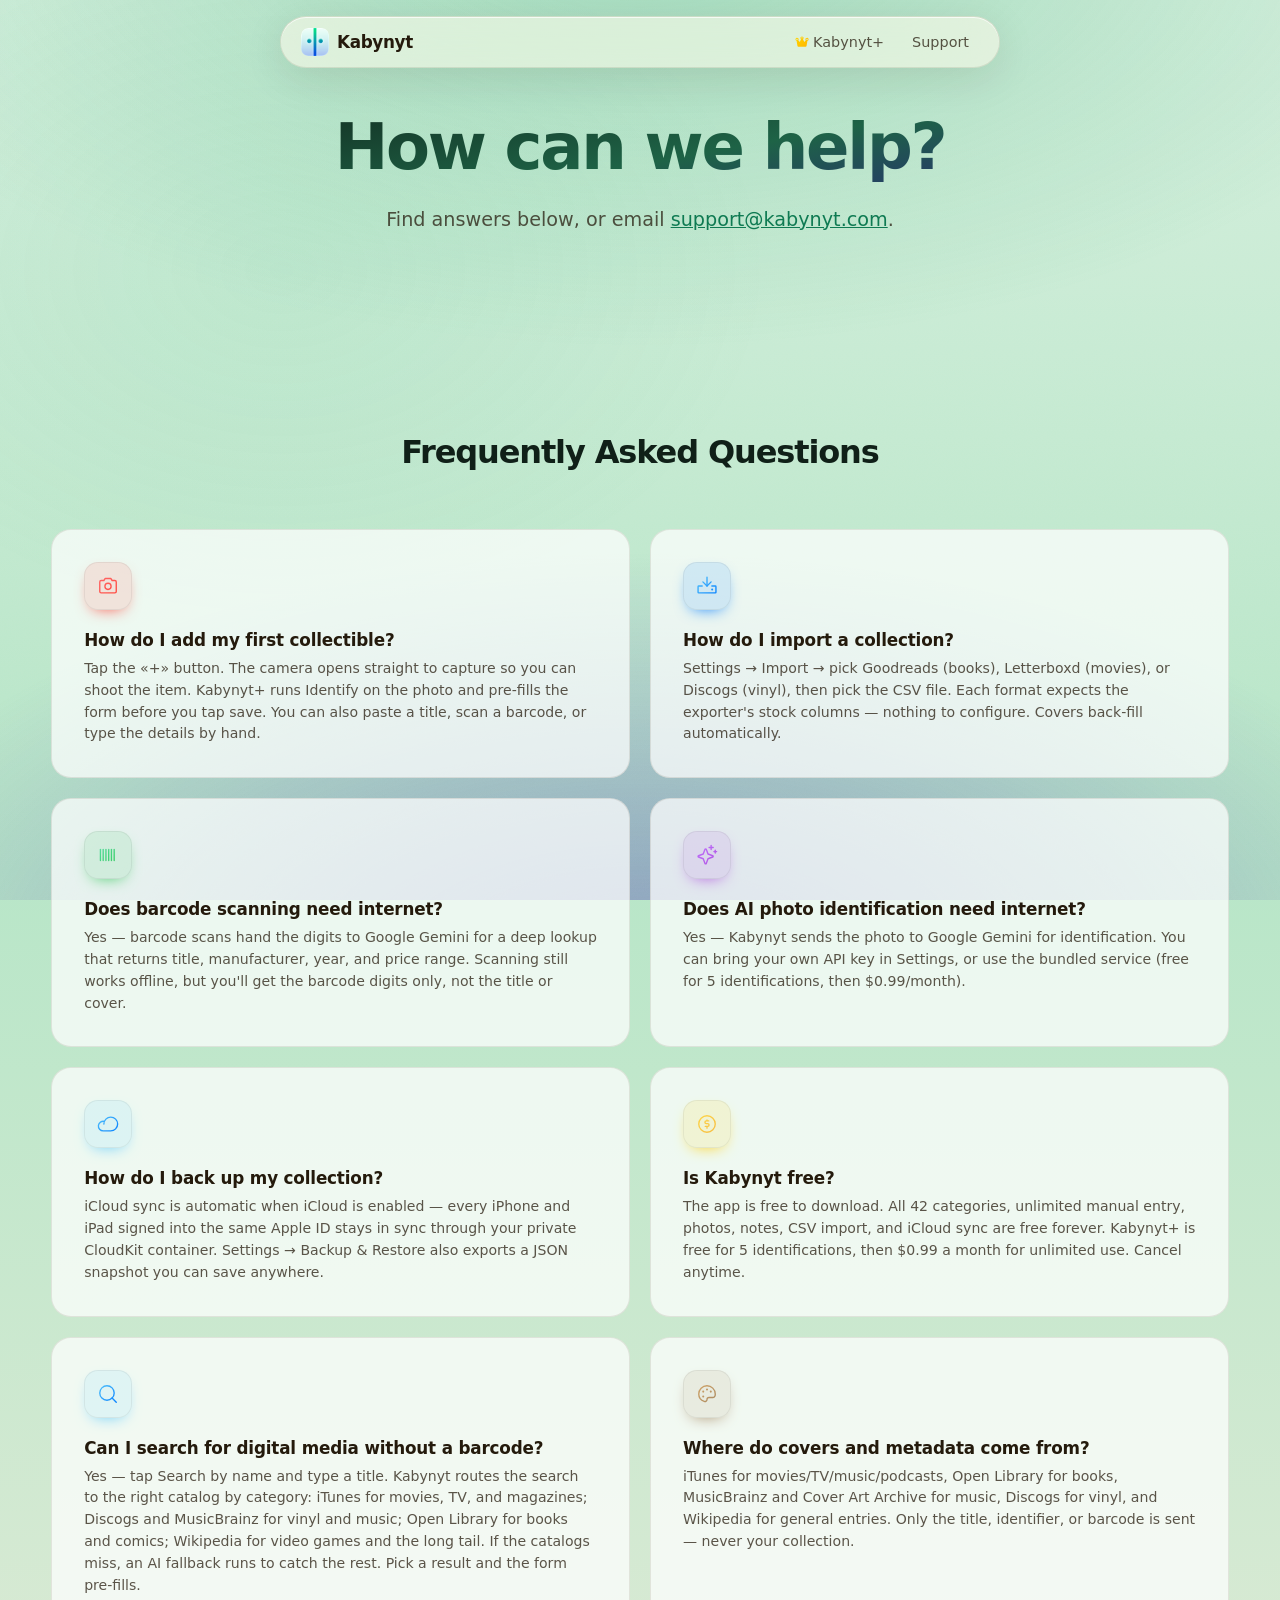
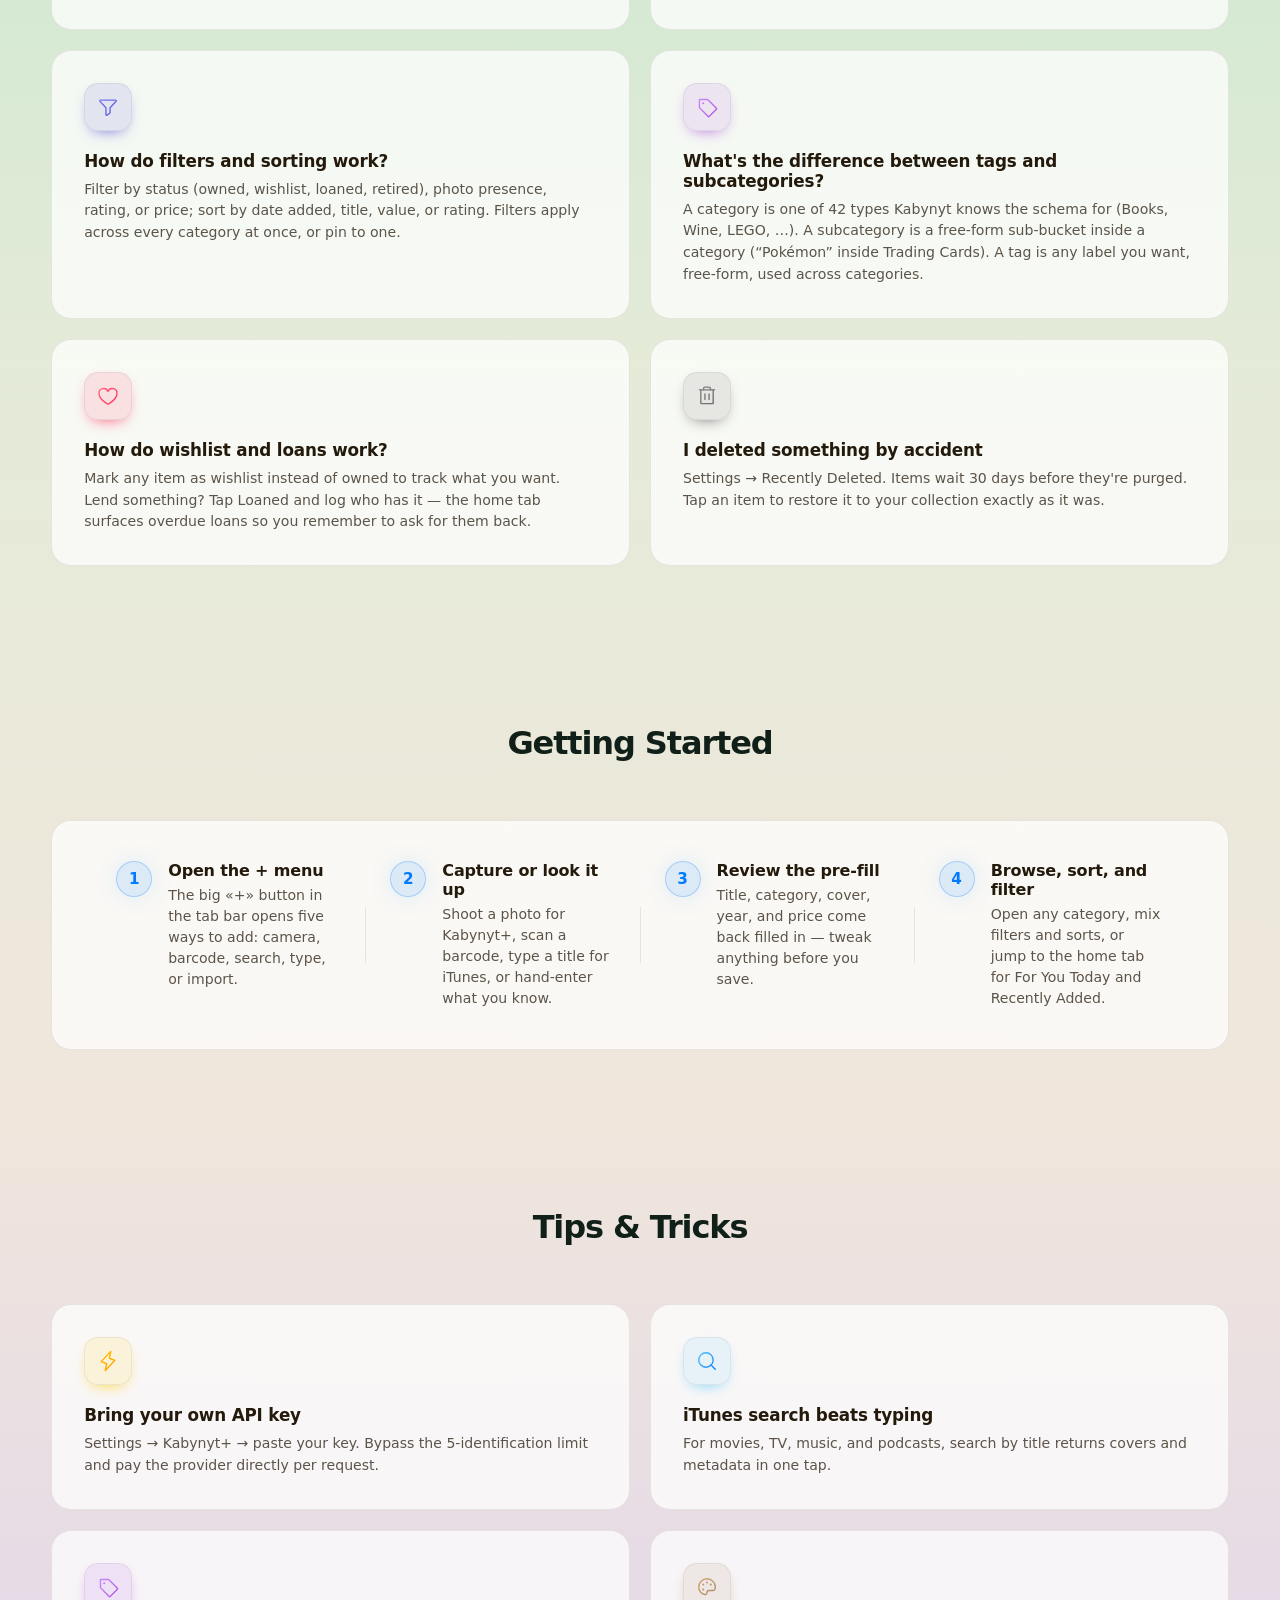
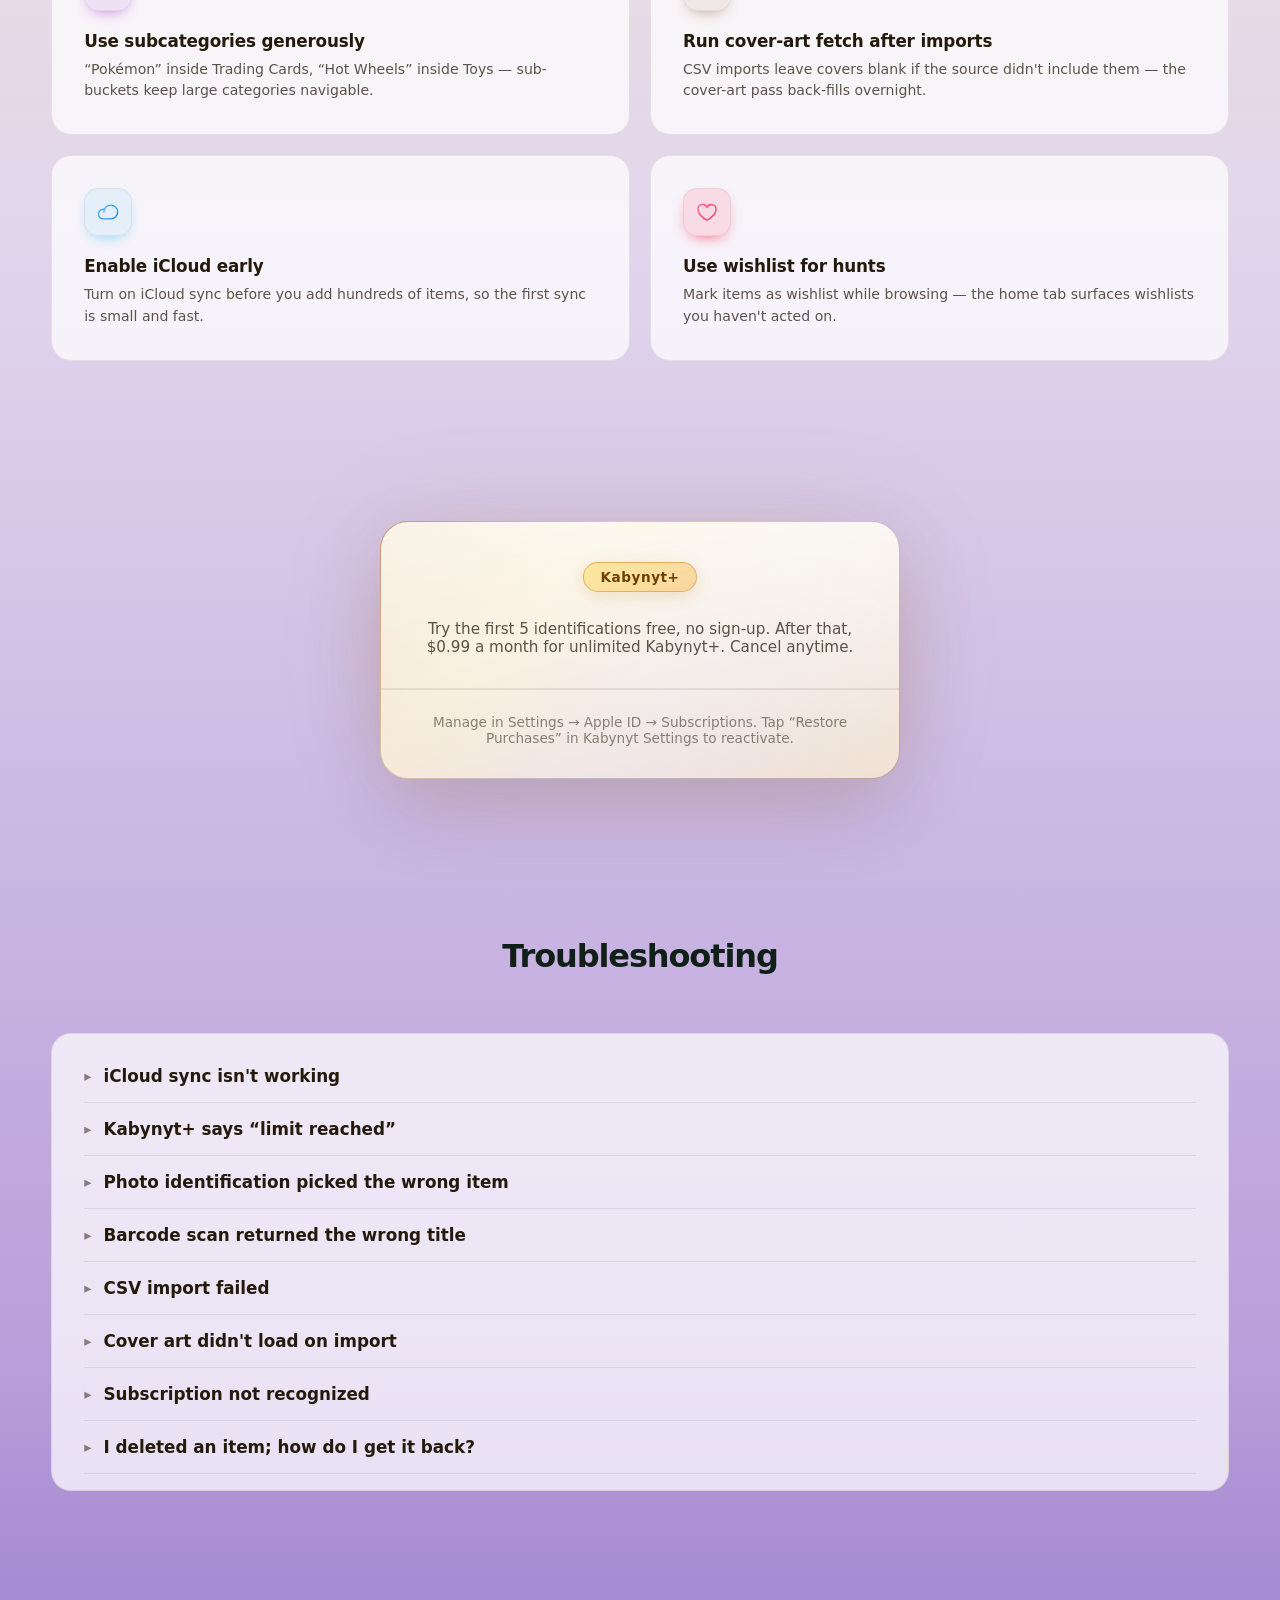
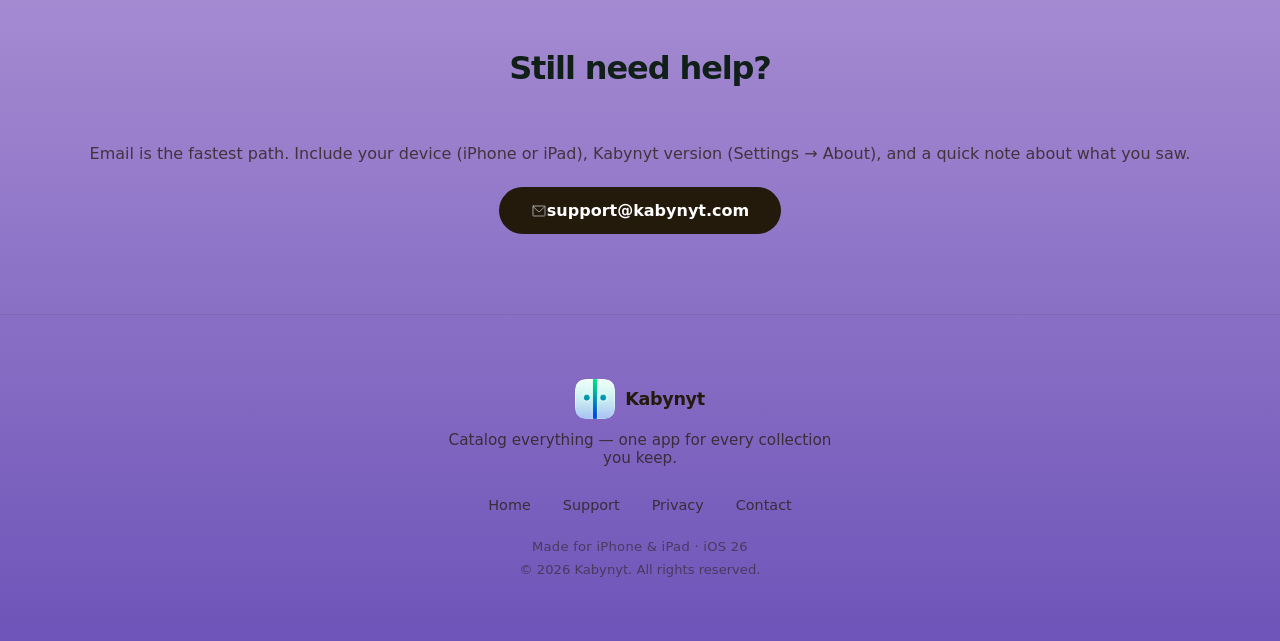
<file: support.html>
<!DOCTYPE html>
<html lang="en">
<head>
    <meta charset="UTF-8">
    <meta name="viewport" content="width=device-width, initial-scale=1.0, viewport-fit=cover">
    <meta http-equiv="Content-Security-Policy" content="default-src 'self'; script-src 'self' https://static.cloudflareinsights.com; connect-src 'self' https://cloudflareinsights.com; style-src 'self' 'unsafe-inline'; img-src 'self' data:; manifest-src 'self'; base-uri 'self'; form-action 'none'; object-src 'none'; frame-ancestors 'none'; upgrade-insecure-requests">
    <title>Support &middot; Kabynyt</title>
    <meta name="description" content="Get help with Kabynyt. How to import a CSV, scan a barcode, identify a collectible by photo, back up to iCloud, and more.">
    <link rel="canonical" href="https://kabynyt.com/support.html">
    <meta name="theme-color" content="#0a1838" media="(prefers-color-scheme: dark)">
    <meta name="theme-color" content="#f3ecde" media="(prefers-color-scheme: light)">
    <link rel="icon" type="image/png" sizes="32x32" href="/assets/favicon-32.png?v=8">
    <link rel="icon" type="image/png" sizes="16x16" href="/assets/favicon-16.png?v=8">
    <link rel="apple-touch-icon" sizes="180x180" href="/assets/favicon-180.png?v=8">
    <link rel="shortcut icon" href="/favicon.ico?v=8">
    <link rel="icon" type="image/png" sizes="512x512" href="/assets/favicon-512.png?v=8">
    <meta property="og:type" content="website">
    <meta property="og:url" content="https://kabynyt.com/support.html">
    <meta property="og:title" content="Support &middot; Kabynyt">
    <meta property="og:description" content="Get help with Kabynyt. How to import a CSV, scan a barcode, identify a collectible by photo, back up to iCloud, and more.">
    <meta property="og:image" content="https://kabynyt.com/assets/AppIcon.png">
    <meta property="og:locale" content="en_US">
    <meta name="twitter:card" content="summary_large_image">
    <meta name="twitter:title" content="Support &middot; Kabynyt">
    <meta name="twitter:description" content="Get help with Kabynyt.">
    <meta name="twitter:image" content="https://kabynyt.com/assets/AppIcon.png">
    <link rel="manifest" href="/manifest.json">
    <meta name="referrer" content="strict-origin-when-cross-origin">

    <link rel="stylesheet" href="/styles.css?v=8">
    <script type="application/ld+json">
    {
        "@context": "https://schema.org",
        "@type": "FAQPage",
        "url": "https://kabynyt.com/support.html",
        "inLanguage": "en",
        "mainEntity": [
            {
                "@type": "Question",
                "name": "How do I add my first collectible?",
                "acceptedAnswer": {
                    "@type": "Answer",
                    "text": "Tap the + button. The camera opens straight to capture so you can shoot the item. Kabynyt+ runs Identify on the photo and pre-fills the form before you tap save. You can also paste a title, scan a barcode, or type the details by hand."
                }
            },
            {
                "@type": "Question",
                "name": "How do I import an existing collection?",
                "acceptedAnswer": {
                    "@type": "Answer",
                    "text": "Settings → Import → pick Goodreads (books), Letterboxd (movies), or Discogs (vinyl), then pick the CSV file. Each format expects the exporter's stock columns — nothing to configure. Covers back-fill automatically from iTunes, Open Library, MusicBrainz, Discogs, and Wikipedia."
                }
            },
            {
                "@type": "Question",
                "name": "Does barcode scanning need internet?",
                "acceptedAnswer": {
                    "@type": "Answer",
                    "text": "Yes — barcode scans hand the digits to Google Gemini for a deep lookup that returns title, manufacturer, year, and price range. Scanning still works offline, but you'll get the barcode digits only, not the title or cover."
                }
            },
            {
                "@type": "Question",
                "name": "Does AI photo identification need internet?",
                "acceptedAnswer": {
                    "@type": "Answer",
                    "text": "Yes — Kabynyt sends the photo to Google Gemini for identification. You can bring your own API key in Settings, or use the bundled service (free for the first 5 identifications, then $0.99/month for unlimited Kabynyt+)."
                }
            },
            {
                "@type": "Question",
                "name": "How do I back up my collection?",
                "acceptedAnswer": {
                    "@type": "Answer",
                    "text": "iCloud sync is automatic when iCloud is enabled — every iPhone and iPad signed into the same Apple ID stays in sync through your private CloudKit container. Settings → Backup & Restore also exports a JSON snapshot you can save anywhere."
                }
            },
            {
                "@type": "Question",
                "name": "Is Kabynyt free?",
                "acceptedAnswer": {
                    "@type": "Answer",
                    "text": "The app is free to download. All 42 categories, unlimited manual entry, photos, notes, CSV import, and iCloud sync are free forever. Kabynyt+ — the AI-powered photo identification and barcode deep-lookup — is free for the first five identifications, then $0.99 a month for unlimited use. Cancel anytime."
                }
            },
            {
                "@type": "Question",
                "name": "What devices does Kabynyt work on?",
                "acceptedAnswer": {
                    "@type": "Answer",
                    "text": "Kabynyt is a native iOS 26 app for iPhone and iPad. Your collection syncs through iCloud across every device signed into the same Apple ID."
                }
            },
            {
                "@type": "Question",
                "name": "I deleted something by accident",
                "acceptedAnswer": {
                    "@type": "Answer",
                    "text": "Settings → Recently Deleted. Items live there for 30 days before they're purged. Tap an item to restore it to your collection."
                }
            },
            {
                "@type": "Question",
                "name": "Why isn't iCloud sync working?",
                "acceptedAnswer": {
                    "@type": "Answer",
                    "text": "Make sure iCloud Drive is enabled for Kabynyt in Settings → Apple ID → iCloud. Ensure you're signed into the same Apple ID on every device. Pull to refresh on any list if a recent edit hasn't propagated."
                }
            }
        ]
    }
    </script>
</head>
<body>

<a href="#main" class="skip-link">Skip to content</a>

<header class="nav-wrap">
    <nav class="glass nav-bar" aria-label="Primary">
        <a href="/" class="nav-brand">
            <img src="/assets/AppIcon.png?v=8" alt="Kabynyt" class="nav-icon" width="28" height="28">
            <span>Kabynyt</span>
        </a>
        <div class="nav-links">
            <a href="/#pricing" data-icon="crown">Kabynyt+</a>
            <a href="/support.html" aria-current="page">Support</a>
        </div>
    </nav>
</header>

<main id="main">
<!-- Header -->
<section class="section" style="padding-top:7rem">
    <div class="wrap tc">
        <h1 class="sec-title fade-up">How can we help?</h1>
        <p class="hero-sub fade-up">Find answers below, or email <a href="mailto:support@kabynyt.com" style="color:var(--accent-color)">support@kabynyt.com</a>.</p>
    </div>
</section>

<!-- FAQ Grid -->
<section class="section">
    <div class="wrap">
        <h2 class="sec-title fade-up" style="font-size:clamp(1.5rem,3vw,2rem)">Frequently Asked Questions</h2>
        <div class="faq-grid-2 fade-up">
            <div class="glass card">
                <span class="card-ico" style="--c:#ff453a;--bg:rgba(255,69,58,.12)" aria-hidden="true">📸</span>
                <h3>How do I add my first collectible?</h3>
                <p>Tap the &laquo;+&raquo; button. The camera opens straight to capture so you can shoot the item. Kabynyt+ runs Identify on the photo and pre-fills the form before you tap save. You can also paste a title, scan a barcode, or type the details by hand.</p>
            </div>
            <div class="glass card">
                <span class="card-ico" style="--c:#007aff;--bg:rgba(0,122,255,.12)" aria-hidden="true">📥</span>
                <h3>How do I import a collection?</h3>
                <p>Settings &rarr; Import &rarr; pick Goodreads (books), Letterboxd (movies), or Discogs (vinyl), then pick the CSV file. Each format expects the exporter's stock columns &mdash; nothing to configure. Covers back-fill automatically.</p>
            </div>
            <div class="glass card">
                <span class="card-ico" style="--c:#34c759;--bg:rgba(52,199,89,.12)" aria-hidden="true">📊</span>
                <h3>Does barcode scanning need internet?</h3>
                <p>Yes &mdash; barcode scans hand the digits to Google Gemini for a deep lookup that returns title, manufacturer, year, and price range. Scanning still works offline, but you'll get the barcode digits only, not the title or cover.</p>
            </div>
            <div class="glass card">
                <span class="card-ico" style="--c:#af52de;--bg:rgba(175,82,222,.12)" aria-hidden="true">✨</span>
                <h3>Does AI photo identification need internet?</h3>
                <p>Yes &mdash; Kabynyt sends the photo to Google Gemini for identification. You can bring your own API key in Settings, or use the bundled service (free for 5 identifications, then $0.99/month).</p>
            </div>
            <div class="glass card">
                <span class="card-ico" style="--c:#5ac8fa;--bg:rgba(90,200,250,.12)" aria-hidden="true">☁️</span>
                <h3>How do I back up my collection?</h3>
                <p>iCloud sync is automatic when iCloud is enabled &mdash; every iPhone and iPad signed into the same Apple ID stays in sync through your private CloudKit container. Settings &rarr; Backup &amp; Restore also exports a JSON snapshot you can save anywhere.</p>
            </div>
            <div class="glass card">
                <span class="card-ico" style="--c:#ffcc00;--bg:rgba(255,204,0,.12)" aria-hidden="true">💰</span>
                <h3>Is Kabynyt free?</h3>
                <p>The app is free to download. All 42 categories, unlimited manual entry, photos, notes, CSV import, and iCloud sync are free forever. Kabynyt+ is free for 5 identifications, then $0.99 a month for unlimited use. Cancel anytime.</p>
            </div>
            <div class="glass card">
                <span class="card-ico" style="--c:#5ac8fa;--bg:rgba(90,200,250,.12)" aria-hidden="true">🔎</span>
                <h3>Can I search for digital media without a barcode?</h3>
                <p>Yes &mdash; tap Search by name and type a title. Kabynyt routes the search to the right catalog by category: iTunes for movies, TV, and magazines; Discogs and MusicBrainz for vinyl and music; Open Library for books and comics; Wikipedia for video games and the long tail. If the catalogs miss, an AI fallback runs to catch the rest. Pick a result and the form pre-fills.</p>
            </div>
            <div class="glass card">
                <span class="card-ico" style="--c:#a2845e;--bg:rgba(162,132,94,.12)" aria-hidden="true">🎨</span>
                <h3>Where do covers and metadata come from?</h3>
                <p>iTunes for movies/TV/music/podcasts, Open Library for books, MusicBrainz and Cover Art Archive for music, Discogs for vinyl, and Wikipedia for general entries. Only the title, identifier, or barcode is sent &mdash; never your collection.</p>
            </div>
            <div class="glass card">
                <span class="card-ico" style="--c:#5856d6;--bg:rgba(88,86,214,.12)" aria-hidden="true">🔍</span>
                <h3>How do filters and sorting work?</h3>
                <p>Filter by status (owned, wishlist, loaned, retired), photo presence, rating, or price; sort by date added, title, value, or rating. Filters apply across every category at once, or pin to one.</p>
            </div>
            <div class="glass card">
                <span class="card-ico" style="--c:#af52de;--bg:rgba(175,82,222,.12)" aria-hidden="true">🏷️</span>
                <h3>What's the difference between tags and subcategories?</h3>
                <p>A category is one of 42 types Kabynyt knows the schema for (Books, Wine, LEGO, &hellip;). A subcategory is a free-form sub-bucket inside a category (&ldquo;Pok&eacute;mon&rdquo; inside Trading Cards). A tag is any label you want, free-form, used across categories.</p>
            </div>
            <div class="glass card">
                <span class="card-ico" style="--c:#ff2d55;--bg:rgba(255,45,85,.12)" aria-hidden="true">❤️</span>
                <h3>How do wishlist and loans work?</h3>
                <p>Mark any item as wishlist instead of owned to track what you want. Lend something? Tap Loaned and log who has it &mdash; the home tab surfaces overdue loans so you remember to ask for them back.</p>
            </div>
            <div class="glass card">
                <span class="card-ico" style="--c:#636366;--bg:rgba(99,99,102,.12)" aria-hidden="true">🗑️</span>
                <h3>I deleted something by accident</h3>
                <p>Settings &rarr; Recently Deleted. Items wait 30 days before they're purged. Tap an item to restore it to your collection exactly as it was.</p>
            </div>
        </div>
    </div>
</section>

<!-- Getting Started -->
<section class="section">
    <div class="wrap">
        <h2 class="sec-title fade-up" style="font-size:clamp(1.5rem,3vw,2rem)">Getting Started</h2>
        <div class="glass steps fade-up">
            <div class="step">
                <span class="step-n">1</span>
                <div><h3>Open the + menu</h3><p>The big &laquo;+&raquo; button in the tab bar opens five ways to add: camera, barcode, search, type, or import.</p></div>
            </div>
            <span class="step-div"></span>
            <div class="step">
                <span class="step-n">2</span>
                <div><h3>Capture or look it up</h3><p>Shoot a photo for Kabynyt+, scan a barcode, type a title for iTunes, or hand-enter what you know.</p></div>
            </div>
            <span class="step-div"></span>
            <div class="step">
                <span class="step-n">3</span>
                <div><h3>Review the pre-fill</h3><p>Title, category, cover, year, and price come back filled in &mdash; tweak anything before you save.</p></div>
            </div>
            <span class="step-div"></span>
            <div class="step">
                <span class="step-n">4</span>
                <div><h3>Browse, sort, and filter</h3><p>Open any category, mix filters and sorts, or jump to the home tab for For You Today and Recently Added.</p></div>
            </div>
        </div>
    </div>
</section>

<!-- Tips -->
<section class="section">
    <div class="wrap">
        <h2 class="sec-title fade-up" style="font-size:clamp(1.5rem,3vw,2rem)">Tips &amp; Tricks</h2>
        <div class="faq-grid-2 fade-up">
            <div class="glass card"><span class="card-ico" style="--c:#ffcc00;--bg:rgba(255,204,0,.12)" aria-hidden="true">⚡</span><h3>Bring your own API key</h3><p>Settings &rarr; Kabynyt+ &rarr; paste your key. Bypass the 5-identification limit and pay the provider directly per request.</p></div>
            <div class="glass card"><span class="card-ico" style="--c:#5ac8fa;--bg:rgba(90,200,250,.12)" aria-hidden="true">🔎</span><h3>iTunes search beats typing</h3><p>For movies, TV, music, and podcasts, search by title returns covers and metadata in one tap.</p></div>
            <div class="glass card"><span class="card-ico" style="--c:#af52de;--bg:rgba(175,82,222,.12)" aria-hidden="true">🏷️</span><h3>Use subcategories generously</h3><p>&ldquo;Pok&eacute;mon&rdquo; inside Trading Cards, &ldquo;Hot Wheels&rdquo; inside Toys &mdash; sub-buckets keep large categories navigable.</p></div>
            <div class="glass card"><span class="card-ico" style="--c:#a2845e;--bg:rgba(162,132,94,.12)" aria-hidden="true">🎨</span><h3>Run cover-art fetch after imports</h3><p>CSV imports leave covers blank if the source didn't include them &mdash; the cover-art pass back-fills overnight.</p></div>
            <div class="glass card"><span class="card-ico" style="--c:#5ac8fa;--bg:rgba(90,200,250,.12)" aria-hidden="true">☁️</span><h3>Enable iCloud early</h3><p>Turn on iCloud sync before you add hundreds of items, so the first sync is small and fast.</p></div>
            <div class="glass card"><span class="card-ico" style="--c:#ff2d55;--bg:rgba(255,45,85,.12)" aria-hidden="true">❤️</span><h3>Use wishlist for hunts</h3><p>Mark items as wishlist while browsing &mdash; the home tab surfaces wishlists you haven't acted on.</p></div>
        </div>
    </div>
</section>

<!-- Subscription -->
<section class="section">
    <div class="wrap tc">
        <div class="glass price-card fade-up">
            <div class="price-head">
                <span class="price-badge">Kabynyt+</span>
                <p style="margin-top:.5rem;font-size:.95rem;color:var(--text-2)">Try the first 5 identifications free, no sign-up. After that, $0.99 a month for unlimited Kabynyt+. Cancel anytime.</p>
            </div>
            <div class="price-foot">
                <p style="font-size:.85rem;color:var(--text-3)">Manage in Settings &rarr; Apple ID &rarr; Subscriptions. Tap &ldquo;Restore Purchases&rdquo; in Kabynyt Settings to reactivate.</p>
            </div>
        </div>
    </div>
</section>

<!-- Troubleshooting -->
<section class="section">
    <div class="wrap">
        <h2 class="sec-title fade-up" style="font-size:clamp(1.5rem,3vw,2rem)">Troubleshooting</h2>
        <div class="glass fade-up" style="border-radius:var(--radius);padding:1rem 2rem">
            <details class="troubleshoot-item"><summary>iCloud sync isn't working</summary><div class="troubleshoot-answer">Make sure iCloud Drive is enabled for Kabynyt in Settings &rarr; Apple ID &rarr; iCloud. Ensure you're signed into the same Apple ID on every device. Pull to refresh on any list if a recent edit hasn't propagated.</div></details>
            <details class="troubleshoot-item"><summary>Kabynyt+ says &ldquo;limit reached&rdquo;</summary><div class="troubleshoot-answer">You've used the 5 bundled identifications. Either subscribe for $0.99/month in Settings, or paste your own API key in Settings &rarr; Kabynyt+ and pay the provider directly per request.</div></details>
            <details class="troubleshoot-item"><summary>Photo identification picked the wrong item</summary><div class="troubleshoot-answer">Re-shoot in better light against a contrasting background &mdash; AI vision works best on clean shots. You can also edit the pre-filled form before tapping save, or fall back to barcode scan or title search.</div></details>
            <details class="troubleshoot-item"><summary>Barcode scan returned the wrong title</summary><div class="troubleshoot-answer">Barcode databases sometimes ship the same UPC across re-issues. Tap the title to edit it, or use Search by name to find the right edition.</div></details>
            <details class="troubleshoot-item"><summary>CSV import failed</summary><div class="troubleshoot-answer">Use the unmodified export from Goodreads, Letterboxd, or Discogs &mdash; Kabynyt expects the stock columns. If you edited the file, undo the changes or re-export.</div></details>
            <details class="troubleshoot-item"><summary>Cover art didn't load on import</summary><div class="troubleshoot-answer">The back-fill runs on a background pass after import &mdash; give it a few minutes on a good connection. Pull to refresh on the category to re-trigger.</div></details>
            <details class="troubleshoot-item"><summary>Subscription not recognized</summary><div class="troubleshoot-answer">Settings &rarr; Kabynyt+ &rarr; Restore Purchases. Make sure you're signed in with the Apple ID used to subscribe.</div></details>
            <details class="troubleshoot-item"><summary>I deleted an item; how do I get it back?</summary><div class="troubleshoot-answer">Settings &rarr; Recently Deleted. Items wait 30 days before they're purged. Tap an item to restore it.</div></details>
        </div>
    </div>
</section>

<!-- Contact -->
<section class="section">
    <div class="wrap tc fade-up">
        <h2 class="sec-title" style="font-size:clamp(1.5rem,3vw,2rem)">Still need help?</h2>
        <p style="color:var(--text-2);margin-bottom:1.5rem">Email is the fastest path. Include your device (iPhone or iPad), Kabynyt version (Settings &rarr; About), and a quick note about what you saw.</p>
        <a href="mailto:support@kabynyt.com?subject=Kabynyt%20Support" class="glass-btn" data-icon="envelope">support@kabynyt.com</a>
    </div>
</section>

</main>

<footer class="foot">
    <div class="wrap">
        <div class="foot-inner">
            <a href="/" class="foot-brand">
                <img src="/assets/AppIcon.png?v=8" alt="" class="foot-icon" width="40" height="40">
                <span>Kabynyt</span>
            </a>
            <p class="foot-tagline">Catalog everything &mdash; one app for every collection you keep.</p>
            <nav class="foot-links" aria-label="Footer">
                <a href="/">Home</a>
                <a href="/support.html">Support</a>
                <a href="/privacy.html">Privacy</a>
                <a href="mailto:support@kabynyt.com">Contact</a>
            </nav>
            <p class="foot-meta">Made for iPhone &amp; iPad &middot; iOS 26</p>
            <p class="foot-copy">&copy; 2026 Kabynyt. All rights reserved.</p>
        </div>
    </div>
</footer>

<script src="/reveal.js?v=5"></script>
<script src="/icons.js?v=6"></script>
</body>
</html>
</file>
<file: styles.css>
/* ═══════════════════════════════════════════
   KABYNYT — Aurora Glass
   Dark navy base + one static gradient halo at the top and a single
   fixed aurora wash behind content. Pure gradients (no filter:blur,
   no animation) — GPU-cheap and safe for iOS Safari scroll. Only the
   nav uses backdrop-filter; stacking many was what broke iOS
   compositor in PR #62/#63.
   ═══════════════════════════════════════════ */

*,*::before,*::after{margin:0;padding:0;box-sizing:border-box}

:root{
    --panel:rgba(255,255,255,.045);
    --panel-hover:rgba(255,255,255,.085);
    --border:rgba(255,255,255,.1);
    --border-hover:rgba(255,255,255,.22);
    --text-1:#fff;
    --text-2:rgba(255,255,255,.78);
    --text-3:rgba(255,255,255,.55);
    --accent-color:#5be0a8;
    --accent-warm:#6e48d6;
    --radius:20px;
    --radius-lg:28px;
    --ease:cubic-bezier(.16,1,.3,1);
    /* SF Pro Display for marketing-scale titles so the site reads as a
       first-party extension of the app (which uses San Francisco throughout).
       `-apple-system` and `BlinkMacSystemFont` resolve to SF on every Apple
       device; `system-ui` catches Linux/Windows system UIs; generic sans-serif
       is the final fallback. Display gets heavier weights and tighter
       tracking applied at the rule level. */
    --font-display:-apple-system,BlinkMacSystemFont,"SF Pro Display","SF Pro Text",system-ui,"Segoe UI",sans-serif;
    --font-body:-apple-system,BlinkMacSystemFont,"SF Pro Display","SF Pro Text",system-ui,sans-serif;
    color-scheme:dark light;
}

/* Base painted on <html>: fills Safari's chrome, overscroll zone, and
   safe-area insets uniformly. Layered gradient gives the hero a soft
   sky halo that fades into flat navy by ~70vh. */
html{
    background:#141038;
    /* Continuous green → green-tinted dark → indigo-tinted dark → deep dark
       indigo. The middle stops are green- or purple-tinted (never neutral
       navy), so the gradient cannot read as "blue" anywhere along its length.
       The bottom now lands on a deep dark indigo (#1f1158) rather than the
       previous brighter violet — gives the bottom a real "midnight indigo"
       weight to match the new icon's vivid purple body. */
    background:
        linear-gradient(180deg,
            #0a2418 0%,
            #114a2e 14%,
            #103a26 28%,
            #181a2e 48%,
            #1d1448 62%,
            #261562 82%,
            #1f1158 100%
        );
}
@media(prefers-reduced-motion:no-preference){html{scroll-behavior:smooth}}

body{
    font-family:var(--font-body);
    -webkit-font-smoothing:antialiased;
    color:var(--text-1);
    background:transparent;
    min-height:100svh;
    position:relative;
    overflow-x:hidden;
}

/* Aurora layer: two soft color washes as pure radial gradients.
   No filter:blur anywhere — the browser rasterizes these once.
   position:fixed keeps it behind scrolling content without inflating
   page height, and pointer-events:none keeps it out of hit-testing. */
body::before{
    content:'';
    position:fixed;
    inset:0;
    pointer-events:none;
    /* Viewport-fixed bloom: bright aurora-green glow at the top edge of the
       viewport, vivid violet glow at the bottom edge. Stays in view as you
       scroll, so the green and violet poles are always present rather than
       only visible at the very top or very bottom of the document. */
    background:
        radial-gradient(ellipse 1500px 800px at 50% -8%, rgba(46,225,140,.42) 0%, transparent 60%),
        radial-gradient(ellipse 700px 500px at 22% 30%, rgba(91,224,168,.12) 0%, transparent 70%),
        radial-gradient(ellipse 900px 600px at 78% 70%, rgba(110,72,210,.16) 0%, transparent 65%),
        radial-gradient(ellipse 1500px 800px at 50% 108%, rgba(80,52,180,.45) 0%, transparent 60%);
    z-index:0;
}
/* Noise overlay — breaks 8-bit gradient banding in the radial washes. Inline
   SVG data URI, no extra request. Kept pointer-events:none and z-index:0 so
   it never blocks interaction; very low opacity so it reads as atmospheric
   texture rather than grain. */
body::after{
    content:'';
    position:fixed;
    inset:0;
    pointer-events:none;
    z-index:0;
    opacity:.04;
    mix-blend-mode:overlay;
    background-image:url("data:image/svg+xml;utf8,<svg xmlns='http://www.w3.org/2000/svg' width='160' height='160'><filter id='n'><feTurbulence type='fractalNoise' baseFrequency='0.9' numOctaves='2' stitchTiles='stitch'/><feColorMatrix values='0 0 0 0 0  0 0 0 0 0  0 0 0 0 0  0 0 0 1 0'/></filter><rect width='100%' height='100%' filter='url(%23n)'/></svg>");
    background-size:160px 160px;
}
body > *{position:relative;z-index:1}

/* ── Skip to content ── */
.skip-link{
    position:absolute;top:-100%;left:50%;transform:translateX(-50%);
    padding:12px 24px;background:var(--text-1);color:#050508;
    border-radius:100px;font-weight:600;font-size:.9rem;
    text-decoration:none;z-index:200;transition:top .2s;
}
.skip-link:focus{top:16px}
@media(prefers-color-scheme:light){.skip-link{color:#fff}}

.sr-only{
    position:absolute;width:1px;height:1px;padding:0;margin:-1px;
    overflow:hidden;clip:rect(0,0,0,0);white-space:nowrap;border:0;
}

:focus-visible{outline:2px solid rgba(255,255,255,.85);outline-offset:2px;border-radius:8px}
@media(prefers-color-scheme:light){:focus-visible{outline-color:rgba(0,0,0,.85)}}

/* ── Panel utility (was .glass) ──
   Solid translucent fill + hairline border. No backdrop-filter here:
   native scroll stays smooth even with many panels. */
.glass{
    background:var(--panel);
    border:1px solid var(--border);
}

/* ── Layout ── */
.wrap{
    width:100%;max-width:1440px;margin:0 auto;
    padding-left:max(1.5rem,4vw,env(safe-area-inset-left));
    padding-right:max(1.5rem,4vw,env(safe-area-inset-right));
}
.section{padding:5rem 0}
.tc{text-align:center}

/* ── Nav ──
   The only backdrop-filter element on the page. A single glass layer
   is cheap on the compositor; the 12-element version in PR #62 was
   what broke iOS scroll. @supports fallback keeps a solid navy tint
   for browsers without backdrop-filter. */
.nav-wrap{
    position:fixed;top:calc(env(safe-area-inset-top) + 16px);left:0;width:100%;
    display:flex;justify-content:center;z-index:100;
    padding-left:env(safe-area-inset-left);
    padding-right:env(safe-area-inset-right);
    pointer-events:none;
}
.nav-bar{
    pointer-events:auto;
    width:90%;max-width:720px;height:52px;
    border-radius:100px;
    background:rgba(255,255,255,.07);
    backdrop-filter:blur(40px) saturate(1.6);
    -webkit-backdrop-filter:blur(40px) saturate(1.6);
    border:1px solid rgba(255,255,255,.14);
    box-shadow:0 10px 40px rgba(0,0,0,.25), inset 0 1px 0 rgba(255,255,255,.08);
    display:flex;justify-content:space-between;align-items:center;
    padding:0 1.25rem;
    transition:background .3s var(--ease),border-color .3s var(--ease);
    overflow:visible;
}
.nav-bar:hover{background:rgba(255,255,255,.1);border-color:rgba(255,255,255,.2)}
@supports not ((backdrop-filter:blur(1px)) or (-webkit-backdrop-filter:blur(1px))){
    .nav-bar{background:rgba(10,24,56,.92)}
    .nav-bar:hover{background:rgba(14,32,72,.98)}
}

.nav-brand{
    display:flex;align-items:center;gap:8px;
    text-decoration:none;color:var(--text-1);
    font-weight:700;font-size:1.05rem;letter-spacing:-.02em;
}
.nav-icon{height:28px;width:28px;border-radius:7px}

.nav-links{display:flex;align-items:center;gap:.5rem;overflow:visible;flex-shrink:1;min-width:0}
.nav-links a{
    display:inline-flex;align-items:center;gap:4px;
    min-height:44px;padding:0 10px;
    text-decoration:none;color:var(--text-2);
    font-weight:500;font-size:.9rem;
    transition:color .2s;
}
.nav-links a:hover{color:var(--text-1)}
.nav-links a svg{flex-shrink:0}

/* ── Hero ── */
.hero{
    display:flex;align-items:center;justify-content:center;
    text-align:center;
    padding:calc(112px + env(safe-area-inset-top)) calc(1.5rem + env(safe-area-inset-right)) calc(64px + env(safe-area-inset-bottom)) calc(1.5rem + env(safe-area-inset-left));
}
.hero-inner{max-width:680px}
.hero-icon{
    width:128px;height:128px;border-radius:30px;
    /* Dual bloom — aurora green dominant with an indigo halo underneath so the
       page's green→indigo palette reads as intentional from the hero down. */
    box-shadow:
        0 30px 80px rgba(0,0,0,.45),
        0 0 110px rgba(52,199,89,.34),
        0 0 180px rgba(110,72,214,.20),
        0 0 0 1px rgba(255,255,255,.06);
    margin-bottom:2rem;
}
.hero h1{
    font-family:var(--font-display);
    font-size:clamp(2.8rem,7vw,5rem);
    /* Heavy weight + tight tracking is the Apple.com hero recipe. SF Pro
       Display has optical sizing baked in at these sizes, so heavy weights
       render crisply without going shouty. */
    font-weight:700;letter-spacing:-.035em;line-height:1.08;
    margin-bottom:1.25rem;
    padding-bottom:.1em;
    text-wrap:balance;
    font-feature-settings:"kern","liga","ss01";
    /* Gradient text wash — aurora green at mid, indigo at the tail so the title
       carries the same green→indigo arc as the page canvas. */
    background:linear-gradient(170deg,#fff 0%,#b8eed4 55%,#a890ea 100%);
    -webkit-background-clip:text;
    background-clip:text;
    color:transparent;
    -webkit-text-fill-color:transparent;
}
.hero h1 em{font-style:italic;font-weight:600}
@supports not ((-webkit-background-clip:text) or (background-clip:text)){
    .hero h1{color:#fff;-webkit-text-fill-color:initial}
}
.hero-sub{
    font-size:clamp(1rem,2.2vw,1.2rem);
    color:var(--text-2);line-height:1.65;
    margin-bottom:2.5rem;
    max-width:44ch;margin-left:auto;margin-right:auto;
}
.badge-link{display:inline-block;transition:transform .2s,opacity .2s;opacity:.95}
.badge-link:hover{opacity:1;transform:translateY(-2px)}
.badge-img{height:48px}
.hero-devices{margin-top:1.25rem;font-size:.85rem;color:var(--text-3);font-weight:500;letter-spacing:.02em}

/* Brand wordmark sitting directly under the hero icon — like the app-label
   below an iOS home-screen icon, but scaled up for marketing. Sits tight to
   the icon (negative top margin offsets the icon's 2rem bottom), and leaves
   room above the tagline H1. */
.hero-wordmark{
    font-family:var(--font-display);
    font-size:clamp(1.5rem,3.4vw,2rem);
    font-weight:700;letter-spacing:-.02em;line-height:1.1;
    color:var(--text-1);
    margin-top:-.75rem;margin-bottom:1.25rem;
    text-wrap:balance;
}

/* ── Steps (support page Getting Started) ── */
.steps{display:flex;align-items:flex-start;padding:2.5rem;border-radius:var(--radius);gap:0}
.step{flex:1;display:flex;gap:1rem;align-items:flex-start;padding:0 1.5rem}
.step h3{font-size:1rem;font-weight:700;margin-bottom:.3rem;letter-spacing:-.01em}
.step p{font-size:.88rem;color:var(--text-2);line-height:1.5}
.step-n{
    width:36px;height:36px;border-radius:50%;flex-shrink:0;
    display:flex;align-items:center;justify-content:center;
    font-weight:700;font-size:.95rem;
    background:rgba(0,122,255,.18);color:#7fb6ff;
    border:1px solid rgba(0,122,255,.3);
    box-shadow:0 0 24px rgba(0,122,255,.18);
}
.step-div{width:1px;height:56px;flex-shrink:0;align-self:center;background:var(--border)}

/* ── Section divider — a centered glint; signature flourish. ── */
.divider,hr.divider{
    width:100%;max-width:220px;height:1px;
    margin:0 auto;border:0;
    background:linear-gradient(90deg,transparent,rgba(52,199,89,.65),rgba(110,72,214,.6),transparent);
    opacity:.9;
    position:relative;
}
.divider::after{
    content:'';
    position:absolute;left:50%;top:50%;
    width:7px;height:7px;border-radius:50%;
    transform:translate(-50%,-50%);
    background:radial-gradient(circle,#fff 0%,rgba(91,224,168,.9) 55%,rgba(91,224,168,0) 100%);
    box-shadow:0 0 14px rgba(52,199,89,.7),0 0 28px rgba(110,72,214,.32);
}

/* ── Section title (editorial eyebrow + serif headline) ── */
.sec-head{
    text-align:center;
    margin:0 auto 3rem;
    max-width:680px;
    padding:0 1rem;
}
.sec-eyebrow{
    display:inline-flex;align-items:center;gap:10px;
    font-family:var(--font-body);
    font-size:.72rem;font-weight:600;
    letter-spacing:.22em;text-transform:uppercase;
    color:var(--text-3);
    margin-bottom:1rem;
}
.sec-eyebrow::before,.sec-eyebrow::after{
    content:'';width:28px;height:1px;
    background:linear-gradient(90deg,transparent,var(--accent-color),transparent);
    opacity:.65;
}
.sec-title{
    font-family:var(--font-display);
    font-size:clamp(2rem,4.5vw,3.2rem);
    font-weight:700;letter-spacing:-.035em;line-height:1.1;
    text-wrap:balance;
    color:var(--text-1);
    text-align:center;
    margin:0 auto 2.5rem;
    padding-bottom:.08em;
    font-feature-settings:"kern","liga","ss01";
}
.sec-title em{font-style:italic;font-weight:600;color:var(--accent-color)}
/* Inside .sec-head the eyebrow+title are spaced together — drop the default
   bottom margin so the pairing is tight. */
.sec-head .sec-title{margin-bottom:0}
/* Support page H1 gets the hero-style gradient wash. */
h1.sec-title{
    font-size:clamp(2.5rem,6vw,4rem);
    background:linear-gradient(170deg,#fff 0%,#cfe2ff 55%,#ffe8a8 100%);
    -webkit-background-clip:text;background-clip:text;
    color:transparent;-webkit-text-fill-color:transparent;
    margin-bottom:1rem;
}
.sec-kicker{
    margin-top:.75rem;
    color:var(--text-2);
    font-size:1rem;line-height:1.6;
    max-width:52ch;margin-left:auto;margin-right:auto;
}

/* ── Bottom CTA — framed panel, differentiated from hero ── */
.bottom-cta{padding:5rem 0 6rem}
.cta-panel{
    max-width:640px;margin:0 auto;
    padding:3.5rem 2.5rem;
    border-radius:var(--radius-lg);
    text-align:center;
    /* Dual background-clip paints a subtle gradient frame: a translucent
       fill over padding-box, a mint→indigo sheen over border-box that mirrors
       the page canvas's green-to-indigo arc. */
    background:
        linear-gradient(rgba(255,255,255,.05),rgba(255,255,255,.02)) padding-box,
        linear-gradient(135deg,rgba(52,199,89,.45),rgba(255,255,255,.06) 35%,rgba(255,255,255,.06) 65%,rgba(110,72,214,.55)) border-box;
    border:1px solid transparent;
    box-shadow:0 30px 80px rgba(0,0,0,.35), inset 0 1px 0 rgba(255,255,255,.06);
}
.bottom-cta h2{
    font-family:var(--font-display);
    font-size:clamp(2rem,4.6vw,3rem);
    font-weight:700;letter-spacing:-.035em;line-height:1.1;
    margin-bottom:.85rem;
    padding-bottom:.08em;
    text-wrap:balance;
}
.bottom-cta h2 em{font-style:italic;font-weight:600;color:var(--accent-color)}
.bottom-cta p{
    color:var(--text-2);font-size:1rem;line-height:1.55;
    margin:0 auto 2rem;max-width:480px;
}

/* ── Privacy spotlight — wide framed band that breaks the card-grid rhythm.
   Shares the CTA's dual background-clip frame (green→indigo arc) so it reads
   as a deliberate feature moment, distinct from the flat .glass cards. ── */
.spotlight{
    display:flex;align-items:center;gap:2rem;
    max-width:920px;margin:0 auto;
    padding:2.75rem 2.5rem;border-radius:var(--radius-lg);
    background:
        linear-gradient(rgba(255,255,255,.05),rgba(255,255,255,.02)) padding-box,
        linear-gradient(135deg,rgba(52,199,89,.45),rgba(255,255,255,.06) 50%,rgba(110,72,214,.5)) border-box;
    border:1px solid transparent;
    box-shadow:0 30px 80px rgba(0,0,0,.32), inset 0 1px 0 rgba(255,255,255,.06);
}
.spotlight-icon{
    width:72px;height:72px;border-radius:20px;flex-shrink:0;
    display:flex;align-items:center;justify-content:center;
    font-size:2rem;
    background:var(--bg);color:var(--c);
    box-shadow:inset 0 0 0 1px rgba(255,255,255,.1), 0 10px 28px -8px var(--c);
}
.spotlight-text h2{
    font-family:var(--font-display);
    font-size:clamp(1.5rem,3vw,2.1rem);
    font-weight:700;letter-spacing:-.03em;line-height:1.14;
    margin-bottom:.6rem;padding-bottom:.04em;
    text-wrap:balance;
}
.spotlight-text h2 em{font-style:italic;font-weight:600;color:var(--accent-color)}
.spotlight-text p{color:var(--text-2);font-size:1rem;line-height:1.6;max-width:62ch}
.spotlight-text a{color:var(--accent-color);font-weight:600;text-decoration:none;white-space:nowrap}
.spotlight-text a:hover{text-decoration:underline}

/* ── Section title (layout override — sizing + tracking come from the
   detailed rule above; this block just re-centers and restates size so
   cascade order is predictable) ── */
.sec-title{
    text-align:center;margin-bottom:3.5rem;
    font-size:clamp(2rem,4.5vw,3rem);
    font-weight:700;letter-spacing:-.035em;line-height:1.1;
}

/* ── What's New ribbon (4-up strip under the hero) ── */
.whats-new .sec-head{
    display:flex;flex-direction:column;align-items:center;gap:.9rem;
}
.whats-new-badge{
    display:inline-block;
    padding:.3rem .7rem;border-radius:999px;
    font-family:var(--font-body);
    font-size:.72rem;font-weight:700;letter-spacing:.12em;
    text-transform:uppercase;
    color:#ffcc00;background:rgba(255,204,0,.12);
    border:1px solid rgba(255,204,0,.28);
}
.whats-new-grid{
    display:grid;grid-template-columns:repeat(2,1fr);
    gap:.85rem;max-width:1100px;margin:0 auto;
}
@media(min-width:900px){
    .whats-new-grid{grid-template-columns:repeat(4,1fr)}
}
.wn-card{
    padding:1.3rem 1.15rem;border-radius:var(--radius);
    display:flex;flex-direction:column;gap:.55rem;
    /* justify-content:center so a short description (e.g. "Share Tab" at
       15 words) doesn't leave empty space below while its row neighbors
       — which stretch the card to match row height — run twice as long. */
    justify-content:center;
    --card-accent:var(--c, rgba(255,255,255,.22));
    transition:background .3s var(--ease),border-color .3s var(--ease),transform .3s var(--ease),box-shadow .3s var(--ease);
}
.wn-card:hover{
    background:var(--panel-hover);
    border-color:var(--border-hover);
    /* Matches .feature-card:hover translateY(-4px) — consistency when the
       eye travels between the two card grids stacked directly above and
       below each other. */
    transform:translateY(-4px);
    box-shadow:0 16px 40px rgba(0,0,0,.28), 0 0 50px -20px var(--card-accent);
}
.wn-icon{font-size:1.55rem;line-height:1;color:var(--c)}
.wn-card h3{font-size:1rem;font-weight:700;letter-spacing:-.01em}
.wn-card p{font-size:.9rem;color:var(--text-2);line-height:1.45}

/* ── Features grid ── */
.features-grid{
    display:grid;grid-template-columns:repeat(2,1fr);
    gap:1rem;max-width:960px;margin:0 auto;
}
@media(min-width:1100px){
    .features-grid{grid-template-columns:repeat(4,1fr);max-width:1280px}
}
.feature-card{
    display:flex;gap:1.1rem;align-items:flex-start;
    padding:1.5rem;border-radius:var(--radius);
    /* Per-card accent pulled from the inline `--c` the card already sets
       on its icon span; falls back to neutral if absent. */
    --card-accent:var(--c, rgba(255,255,255,.22));
    transition:background .3s var(--ease),border-color .3s var(--ease),transform .3s var(--ease),box-shadow .3s var(--ease);
}
.feature-card:hover{
    background:var(--panel-hover);
    border-color:var(--border-hover);
    transform:translateY(-4px);
    /* Colored halo matches the icon hue on each card. */
    box-shadow:0 20px 50px rgba(0,0,0,.3), 0 0 60px -20px var(--card-accent);
}
.feature-icon{
    width:48px;height:48px;border-radius:14px;flex-shrink:0;
    display:flex;align-items:center;justify-content:center;
    font-size:1.3rem;
    background:var(--bg);color:var(--c);
    box-shadow:inset 0 0 0 1px rgba(255,255,255,.1), 0 8px 20px -8px var(--c);
}
.feature-icon svg,.pl-ico svg,.card-ico svg{display:block}
/* Inline Apple logo in "Real-Time Apple Weather" inherits the parent text
   color via currentColor so it reads in both light (dark brown on cream)
   and dark (white on navy) modes. The JS builds the logo with a gradient
   fallback; this rule overrides the gradient stops to track text color. */
[data-i18n="pricing.weatherData"] svg stop{stop-color:currentColor}
.feature-text{min-width:0}
.feature-text h3{font-size:1.05rem;font-weight:700;margin-bottom:.4rem;letter-spacing:-.01em}
.feature-text p{font-size:.88rem;color:var(--text-2);line-height:1.55}

/* Legacy .card (support page FAQ cards) */
.card{
    padding:2rem;border-radius:var(--radius);
    --card-accent:var(--c, rgba(255,255,255,.22));
    transition:background .3s var(--ease),border-color .3s var(--ease),transform .3s var(--ease),box-shadow .3s var(--ease);
}
.card:hover{
    background:var(--panel-hover);
    border-color:var(--border-hover);
    transform:translateY(-4px);
    box-shadow:0 20px 50px rgba(0,0,0,.3), 0 0 60px -20px var(--card-accent);
}
.card-ico{
    width:48px;height:48px;border-radius:14px;
    display:flex;align-items:center;justify-content:center;
    font-size:1.25rem;margin-bottom:1.25rem;
    background:var(--bg);color:var(--c);
    box-shadow:inset 0 0 0 1px rgba(255,255,255,.1), 0 8px 20px -8px var(--c);
}
.card h3{font-size:1.05rem;font-weight:700;margin-bottom:.5rem;letter-spacing:-.01em}
.card p{font-size:.88rem;color:var(--text-2);line-height:1.55}

/* ── Pricing — premium card. Halo softened so the hero stays dominant,
   per-section gold-cyan balance now shared with hero icon bloom. ── */
.price-card{
    max-width:520px;width:100%;margin:0 auto;
    border-radius:var(--radius-lg);overflow:hidden;
    background:
        linear-gradient(rgba(255,255,255,.06),rgba(255,255,255,.03)) padding-box,
        linear-gradient(135deg,rgba(255,204,0,.55),rgba(255,149,0,.2) 30%,rgba(255,255,255,.08) 60%,rgba(255,204,0,.4)) border-box;
    border:1px solid transparent;
    /* Second shadow acts as a wide amber halo without needing a wrapper. */
    box-shadow:
        0 30px 80px rgba(0,0,0,.35),
        0 0 120px -20px rgba(255,204,0,.18);
    transition:transform .3s var(--ease),box-shadow .3s var(--ease);
}
.price-card:hover{
    transform:translateY(-3px);
    box-shadow:
        0 40px 100px rgba(0,0,0,.45),
        0 0 140px -20px rgba(255,204,0,.3);
}
.price-head{padding:2.5rem 2rem 2rem;text-align:center;border-bottom:1px solid var(--border)}
.price-badge{
    display:inline-flex;align-items:center;gap:6px;
    padding:6px 16px;
    background:linear-gradient(135deg,rgba(255,204,0,.22),rgba(255,149,0,.18));
    border:1px solid rgba(255,204,0,.4);
    border-radius:100px;font-size:.85rem;font-weight:700;
    color:#ffd84a;letter-spacing:.04em;margin-bottom:1.25rem;
    box-shadow:0 4px 16px rgba(255,204,0,.18);
}
.price-amt{display:flex;align-items:baseline;justify-content:center;gap:6px;margin-bottom:.5rem}
.price-num{
    font-family:var(--font-display);
    font-size:3.8rem;font-weight:700;letter-spacing:-.035em;line-height:1.1;
    padding-bottom:.04em;
    font-feature-settings:"kern","liga","lnum","tnum";
    background:linear-gradient(180deg,#ffe27a 0%,#ffb000 100%);
    -webkit-background-clip:text;background-clip:text;
    color:transparent;
    -webkit-text-fill-color:transparent;
}
@supports not ((-webkit-background-clip:text) or (background-clip:text)){
    .price-num{color:#ffcc00;-webkit-text-fill-color:initial}
}
.price-per{font-size:1rem;color:var(--text-2);font-weight:500}
.price-trial{font-size:1rem;font-weight:600;color:var(--text-1);letter-spacing:-.01em}
.price-trial-sub{margin-top:.2rem;font-size:.84rem;color:var(--text-3)}
.price-list{list-style:none;padding:1.5rem 2rem;display:flex;flex-direction:column;gap:4px}
.price-list li{
    display:flex;align-items:center;gap:12px;
    padding:10px 12px;border-radius:12px;
    transition:background .15s;
}
.price-list li:hover{background:rgba(255,255,255,.04)}
.pl-ico{
    width:32px;height:32px;border-radius:8px;flex-shrink:0;
    display:flex;align-items:center;justify-content:center;
    font-size:1rem;background:var(--bg);color:var(--c);
}
.price-list li span:last-child{font-size:.92rem;font-weight:500}
.price-foot{padding:1.5rem 2rem 2rem;text-align:center;border-top:1px solid var(--border)}
.price-note{
    margin-top:.85rem;font-size:.88rem;font-weight:600;
    color:rgba(72,219,109,.95);
    letter-spacing:.01em;
}
.price-fineprint{
    margin-top:.55rem;font-size:.76rem;color:var(--text-3);
    line-height:1.45;letter-spacing:.01em;
}

/* ── Languages ── */
.lang-label{
    font-size:.78rem;color:var(--text-3);font-weight:700;
    text-transform:uppercase;letter-spacing:.12em;margin-bottom:1.25rem;
}
.lang-row{display:flex;flex-wrap:wrap;justify-content:center;gap:6px;max-width:680px;margin:0 auto;padding:0;list-style:none}
.lang-row li{display:contents}
.lang-row a{
    display:inline-flex;align-items:center;
    min-height:44px;padding:0 14px;
    background:var(--panel);border:1px solid var(--border);
    border-radius:100px;font-size:.78rem;color:var(--text-2);font-weight:500;
    text-decoration:none;
    transition:background .15s,color .15s,border-color .15s,transform .15s;
}
.lang-row a:hover{background:var(--panel-hover);color:var(--text-1);transform:translateY(-1px);border-color:var(--border-hover)}
.lang-row a.active{
    background:linear-gradient(135deg,rgba(90,200,250,.22),rgba(0,122,255,.18));
    border-color:rgba(90,200,250,.4);
    color:#fff;font-weight:700;
    box-shadow:0 4px 16px rgba(90,200,250,.18);
}

/* ── Legal / Support ── */
.legal-content{max-width:800px;margin:0 auto;display:flex;flex-direction:column;gap:1.25rem}
.legal-card{border-radius:var(--radius);padding:2rem}
.legal-card h2,.legal-card h3{font-size:1.15rem;font-weight:700;margin-bottom:.75rem}
.legal-card p{color:var(--text-2);line-height:1.7;font-size:.95rem}
.legal-card p+p{margin-top:.75rem}
.legal-card ul{color:var(--text-2);line-height:1.8;padding-left:1.5rem;margin-top:.5rem;font-size:.95rem}
.legal-card a{color:#5ac8fa}
.legal-table{width:100%;border-collapse:collapse;font-size:.88rem;color:var(--text-2);margin-top:.75rem}
.legal-table th{text-align:left;padding:8px 12px;color:var(--text-1);border-bottom:1px solid var(--border)}
.legal-table td{padding:8px 12px;border-bottom:1px solid rgba(255,255,255,.04)}
.faq-grid-2{display:grid;grid-template-columns:repeat(2,1fr);gap:1.25rem}

/* ── Footer ── */
.foot{padding:4rem 0 calc(4rem + env(safe-area-inset-bottom));border-top:1px solid var(--border)}
.foot-inner{display:flex;flex-direction:column;align-items:center;text-align:center;gap:.5rem}
.foot-brand{
    display:inline-flex;align-items:center;gap:10px;
    text-decoration:none;color:var(--text-1);
    font-weight:700;font-size:1.1rem;letter-spacing:-.02em;
    margin-bottom:.25rem;
}
.foot-icon{width:40px;height:40px;border-radius:10px}
.foot-tagline{color:var(--text-2);font-size:.95rem;max-width:42ch;margin-bottom:.5rem}
.foot-links{display:flex;justify-content:center;gap:.5rem;flex-wrap:wrap}
.foot-links a{
    display:inline-flex;align-items:center;
    min-height:44px;padding:0 12px;
    color:var(--text-2);text-decoration:none;
    font-size:.9rem;font-weight:500;transition:color .2s;
}
.foot-links a:hover{color:var(--text-1)}
.foot-meta{color:var(--text-3);font-size:.82rem;letter-spacing:.02em;margin-top:.25rem}
.foot-copy{color:var(--text-3);font-size:.82rem}

/* ── Scroll reveal ── */
.fade-up{
    opacity:0;transform:translateY(28px);
    transition:opacity .7s var(--ease),transform .7s var(--ease);
    transition-delay:calc(var(--i,0) * 70ms);
}
.fade-up.in{opacity:1;transform:translateY(0)}
@media(scripting:none){.fade-up{opacity:1;transform:none;transition:none}}

/* ── Support page extras ── */
.glass-btn{
    display:inline-flex;align-items:center;justify-content:center;
    padding:14px 32px;font-size:1rem;font-weight:600;
    border-radius:100px;text-decoration:none;
    background:var(--text-1);color:#050508;
    transition:transform .2s,box-shadow .2s;
}
.glass-btn:hover{transform:scale(1.02);box-shadow:0 8px 30px rgba(255,255,255,.2)}
.troubleshoot-item summary{
    cursor:pointer;font-weight:600;font-size:1.05rem;
    padding:1rem 0;color:var(--text-1);list-style:none;
    display:flex;align-items:center;gap:.75rem;
    border-bottom:1px solid var(--border);
    transition:color .2s;
}
.troubleshoot-item summary::-webkit-details-marker{display:none}
.troubleshoot-item summary::before{content:'▸';font-size:.9rem;color:var(--text-3);transition:transform .2s}
.troubleshoot-item[open] summary::before{transform:rotate(90deg)}
.troubleshoot-item summary:hover{color:rgba(255,255,255,.9)}
.troubleshoot-answer{padding:.75rem 0 1.25rem 1.65rem;color:var(--text-2);font-size:.95rem;line-height:1.6}

/* ── Responsive ── */
@media(max-width:768px){
    .section{padding:3.5rem 0}
    .steps{flex-direction:column;padding:2rem;gap:0}
    .step{padding:1rem 0}
    .step-div{width:100%;height:1px;align-self:stretch}
    .features-grid{grid-template-columns:1fr;gap:.85rem}
    .whats-new-grid{grid-template-columns:1fr;gap:.7rem}
    .faq-grid-2{grid-template-columns:1fr}
    .legal-card{padding:1.5rem}
    .bottom-cta{padding:4rem 0 5rem}
    .cta-panel{padding:2.5rem 1.75rem}
    .spotlight{flex-direction:column;text-align:center;padding:2.25rem 1.75rem;gap:1.25rem}
    .spotlight-text p{margin-left:auto;margin-right:auto}
    .nav-bar{width:94%;padding:0 1rem;height:48px}
    .nav-links{gap:.6rem}
    .nav-links a{font-size:.82rem}
}
@media(max-width:480px){
    .hero h1{font-size:2.4rem}
    .hero-icon{width:104px;height:104px;border-radius:24px;margin-bottom:1.5rem}
    .nav-brand span{font-size:.9rem}
    .nav-icon{height:24px;width:24px}
    .nav-bar{border-radius:22px;height:48px}
    .nav-links{gap:.4rem}
    .nav-links a{padding:0 8px}
    .wrap{padding-left:max(1rem,env(safe-area-inset-left));padding-right:max(1rem,env(safe-area-inset-right))}
    .feature-card{padding:1.25rem;gap:.9rem}
    .feature-icon{width:42px;height:42px}
    .card{padding:1.5rem}
    .section{padding:2.5rem 0}
    .price-card{border-radius:20px}
    .price-num{font-size:2.8rem}
    .cta-panel{padding:2rem 1.25rem;border-radius:20px}
    .divider{max-width:80px}
}

/* ── Light mode ── */
@media(prefers-color-scheme:light){
    :root{
        --panel:rgba(255,255,255,.72);
        --panel-hover:rgba(255,255,255,.92);
        --border:rgba(60,40,10,.1);
        --border-hover:rgba(60,40,10,.2);
        --text-1:#241a0c;
        --text-2:rgba(36,26,12,.74);
        --text-3:rgba(36,26,12,.52);
        --accent-color:#0e7a52;
        --accent-warm:#4a47b3;
    }
    /* Warm paper-white base with mint→indigo aurora gradient. The mint halo
       at top mirrors dark-mode's aurora green; the indigo wash at the bottom
       mirrors the dark-mode indigo finish. Pricing card stays gold for the
       premium-tier contrast moment. */
    html{
        /* Mirror of dark mode: continuous mint → cream → indigo-tinted →
           deeper indigo. Bottom stop pushed darker so light mode also reads
           as "dark indigo at the bottom" instead of pale lavender. */
        background:
            linear-gradient(180deg,
                #d6f0de 0%,
                #b8e6c8 16%,
                #e4ebd8 36%,
                #f0e6dc 50%,
                #e0d4ec 64%,
                #b89eda 84%,
                #6e54b8 100%
            );
    }
    body::before{
        background:
            radial-gradient(ellipse 1400px 700px at 50% -8%, rgba(20,160,96,.26) 0%, transparent 60%),
            radial-gradient(ellipse 700px 500px at 22% 30%, rgba(46,180,118,.08) 0%, transparent 70%),
            radial-gradient(ellipse 1400px 700px at 50% 108%, rgba(70,42,180,.38) 0%, transparent 60%);
    }
    .hero h1,h1.sec-title{
        background:linear-gradient(170deg,#102018 0%,#1e6346 55%,#2a217d 100%);
        -webkit-background-clip:text;background-clip:text;
        -webkit-text-fill-color:transparent;color:transparent;
    }
    .sec-title{color:#102018}
    .sec-title em{color:#1e6346}
    .sec-eyebrow{color:rgba(16,32,24,.58)}
    .sec-eyebrow::before,.sec-eyebrow::after{background:linear-gradient(90deg,transparent,rgba(14,122,82,.5),transparent)}
    .hero-icon{
        box-shadow:
            0 24px 64px rgba(16,32,24,.18),
            0 0 110px rgba(14,122,82,.20),
            0 0 180px rgba(74,71,179,.18),
            0 0 0 1px rgba(16,32,24,.05);
    }
    .nav-bar{background:rgba(255,249,235,.6);border:1px solid rgba(60,40,10,.1);box-shadow:0 10px 40px rgba(36,26,12,.1), inset 0 1px 0 rgba(255,255,255,.7)}
    .nav-bar:hover{background:rgba(255,249,235,.78)}
    @supports not ((backdrop-filter:blur(1px)) or (-webkit-backdrop-filter:blur(1px))){
        .nav-bar{background:rgba(243,236,222,.95)}
        .nav-bar:hover{background:rgba(243,236,222,.98)}
    }
    .price-badge{color:#6e3f00;background:linear-gradient(135deg,rgba(255,204,0,.32),rgba(255,149,0,.32));border:1px solid rgba(184,121,26,.45);box-shadow:0 4px 16px rgba(184,121,26,.18)}
    .price-num{background:linear-gradient(180deg,#b8791a 0%,#7a4a00 100%);-webkit-background-clip:text;background-clip:text;-webkit-text-fill-color:transparent;color:transparent}
    .price-card{
        background:
            linear-gradient(rgba(255,253,245,.9),rgba(255,249,235,.72)) padding-box,
            linear-gradient(135deg,rgba(184,121,26,.6),rgba(255,204,0,.3) 30%,rgba(60,40,10,.05) 60%,rgba(184,121,26,.4)) border-box;
        box-shadow:0 30px 80px rgba(60,40,10,.14), 0 0 120px -20px rgba(184,121,26,.18);
    }
    .price-card:hover{box-shadow:0 40px 100px rgba(60,40,10,.2), 0 0 140px -20px rgba(184,121,26,.28)}
    .cta-panel{
        background:
            linear-gradient(rgba(255,253,245,.72),rgba(255,249,235,.52)) padding-box,
            linear-gradient(135deg,rgba(14,122,82,.4),rgba(16,32,24,.05) 35%,rgba(16,32,24,.05) 65%,rgba(74,71,179,.4)) border-box;
        box-shadow:0 30px 80px rgba(16,32,24,.12), inset 0 1px 0 rgba(255,255,255,.6);
    }
    .spotlight{
        background:
            linear-gradient(rgba(255,253,245,.72),rgba(255,249,235,.52)) padding-box,
            linear-gradient(135deg,rgba(14,122,82,.4),rgba(16,32,24,.05) 50%,rgba(74,71,179,.4)) border-box;
        box-shadow:0 30px 80px rgba(16,32,24,.12), inset 0 1px 0 rgba(255,255,255,.6);
    }
    .feature-card:hover, .card:hover{
        box-shadow:0 16px 40px rgba(60,40,10,.12), 0 0 60px -20px var(--card-accent);
    }
    .divider,hr.divider{background:linear-gradient(90deg,transparent,rgba(14,122,82,.5),rgba(74,71,179,.5),transparent);opacity:.8}
    .divider::after{
        background:radial-gradient(circle,#fff 0%,rgba(14,122,82,.9) 55%,rgba(14,122,82,0) 100%);
        box-shadow:0 0 14px rgba(14,122,82,.55),0 0 28px rgba(74,71,179,.3);
    }
    .bottom-cta h2 em{color:#0e7a52}
    .step-n{background:rgba(0,122,255,.12);color:#007aff;border:1px solid rgba(0,122,255,.25);box-shadow:0 0 24px rgba(0,122,255,.12)}
    .glass-btn{background:var(--text-1);color:#fff}
    .glass-btn:hover{box-shadow:0 8px 30px rgba(0,0,0,.12)}
    .troubleshoot-item summary{border-bottom:1px solid rgba(0,0,0,.08)}
    .troubleshoot-item summary:hover{color:rgba(0,0,0,.85)}
    .price-list li:hover{background:rgba(0,0,0,.03)}
    .lang-row a{background:rgba(255,255,255,.7);border:1px solid rgba(0,0,0,.08)}
    .lang-row a:hover{background:rgba(255,255,255,.92);color:var(--text-1);border-color:rgba(0,0,0,.16)}
    .lang-row a.active{
        background:linear-gradient(135deg,rgba(0,122,255,.18),rgba(90,200,250,.14));
        border-color:rgba(0,122,255,.32);
        color:#003d8f;font-weight:700;
        box-shadow:0 4px 16px rgba(0,122,255,.12);
    }
    .price-note{color:rgba(0,108,56,.95)}
    .feature-icon,.card-ico{box-shadow:inset 0 0 0 1px rgba(0,0,0,.06), 0 6px 16px -8px var(--c)}
    .price-foot,.price-head{border-color:rgba(0,0,0,.08)}
}

/* ── Category chips (Kabynyt categories section) ── */
.categories{
    display:flex;flex-wrap:wrap;justify-content:center;gap:.55rem;
    max-width:980px;margin:0 auto;
}
.category-chip{
    display:inline-flex;align-items:center;
    min-height:36px;padding:0 14px;
    background:var(--panel);border:1px solid var(--border);
    border-radius:100px;
    font-size:.86rem;font-weight:500;color:var(--text-2);
    letter-spacing:-.005em;
    transition:background .2s,color .2s,border-color .2s,transform .2s;
}
.category-chip:hover{
    background:var(--panel-hover);color:var(--text-1);
    border-color:var(--border-hover);
    transform:translateY(-1px);
}

/* "Coming to the App Store" pill — uses .glass-btn as inert non-link */
span.glass-btn{cursor:default}
span.glass-btn:hover{transform:none;box-shadow:none}

/* ── Reduced motion ── */
@media(prefers-reduced-motion:reduce){
    .fade-up{opacity:1;transform:none;transition:none}
    .feature-card,.card,.price-card,.badge-link,.glass-btn,.nav-bar,.cta-panel,.category-chip{transition:none}
}
</file>
